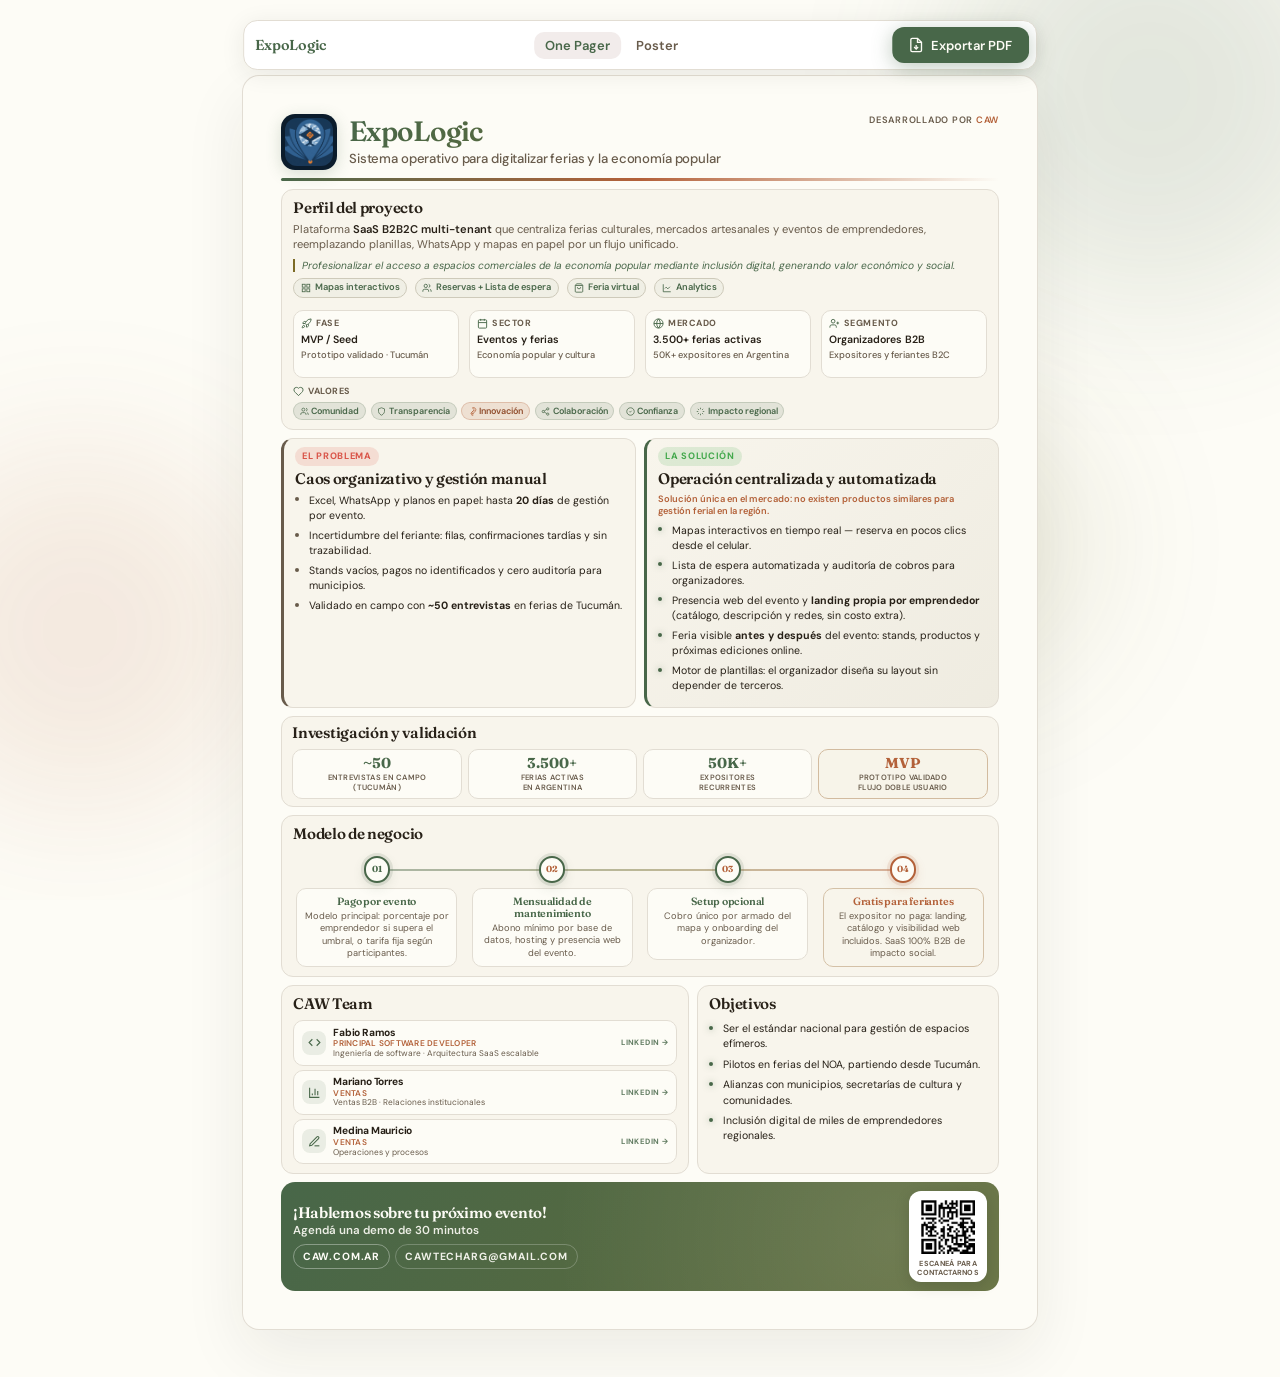
<file: index.html>
<!DOCTYPE html>
<html lang="es">
<head>
  <meta charset="UTF-8" />
  <meta name="viewport" content="width=device-width, initial-scale=1.0" />
  <title>ExpoLogic — One Pager | CAW</title>
  <meta name="description" content="ExpoLogic digitaliza ferias y economía popular. Plataforma SaaS B2B2C con mapas interactivos, validada en campo en Tucumán." />
  <link rel="preconnect" href="https://fonts.googleapis.com" />
  <link rel="preconnect" href="https://fonts.gstatic.com" crossorigin />
  <link href="https://fonts.googleapis.com/css2?family=DM+Sans:ital,opsz,wght@0,9..40,400;0,9..40,500;0,9..40,600;0,9..40,700;1,9..40,400&family=Fraunces:opsz,wght@9..144,500;9..144,600;9..144,700&display=swap" rel="stylesheet" />
  <link rel="stylesheet" href="styles.css" />
  <link rel="stylesheet" href="doc-toolbar.css" />
</head>
<body class="doc-page doc-page--one-pager">
  <div class="ambient" aria-hidden="true">
    <span class="orb orb-1"></span>
    <span class="orb orb-2"></span>
    <span class="orb orb-3"></span>
  </div>

  <nav class="doc-nav no-print" aria-label="Navegación ExpoLogic">
    <div class="doc-nav__inner">
      <a href="index.html" class="doc-nav__brand">ExpoLogic</a>
      <div class="doc-nav__links">
        <a href="index.html" class="doc-nav__link doc-nav__link--active">One Pager</a>
        <a href="poster.html" class="doc-nav__link">Poster</a>
      </div>
      <button type="button" class="doc-btn doc-btn--primary doc-nav__export" id="openExportModal" aria-haspopup="dialog">
        <svg width="16" height="16" viewBox="0 0 24 24" fill="none" stroke="currentColor" stroke-width="2" aria-hidden="true">
          <path d="M14 2H6a2 2 0 0 0-2 2v16a2 2 0 0 0 2 2h12a2 2 0 0 0 2-2V8z"/>
          <polyline points="14 2 14 8 20 8"/>
          <line x1="12" y1="18" x2="12" y2="12"/>
          <polyline points="9 15 12 18 15 15"/>
        </svg>
        Exportar PDF
      </button>
    </div>
  </nav>

  <div class="export-modal no-print" id="exportModal" hidden aria-hidden="true">
    <div class="export-modal__backdrop" data-close-modal aria-hidden="true"></div>
    <div class="export-modal__dialog" role="dialog" aria-modal="true" aria-labelledby="exportModalTitle">
      <h2 class="export-modal__title" id="exportModalTitle">Exportar a PDF</h2>
      <p class="export-modal__lead">Seleccioná qué documento querés imprimir o guardar como PDF.</p>
      <fieldset class="export-modal__options">
        <legend class="sr-only">Documento a exportar</legend>
        <label class="export-modal__option">
          <input type="radio" name="exportTarget" value="one-pager" />
          <span class="export-modal__option-text">
            <strong>One Pager</strong>
            <span>Formato A4 · Resumen ejecutivo</span>
          </span>
        </label>
        <label class="export-modal__option">
          <input type="radio" name="exportTarget" value="poster" />
          <span class="export-modal__option-text">
            <strong>Poster</strong>
            <span>80×110 cm · Presentación visual</span>
          </span>
        </label>
        <label class="export-modal__option">
          <input type="radio" name="exportTarget" value="both" />
          <span class="export-modal__option-text">
            <strong>Ambos documentos</strong>
            <span>Imprime el One Pager y el Poster en secuencia</span>
          </span>
        </label>
      </fieldset>
      <div class="export-modal__actions">
        <button type="button" class="doc-btn doc-btn--secondary" data-close-modal>Cerrar</button>
        <button type="button" class="doc-btn doc-btn--primary" id="confirmExport">Descargar</button>
      </div>
    </div>
  </div>

  <div class="doc-viewport doc-viewport--one-pager">
    <main class="one-pager" id="onePager">
    <!-- Header -->
    <header class="hero reveal">
      <div class="hero__brand">
        <div class="hero__product">
          <div class="hero__logo-wrap">
            <img src="assets/logo.png" alt="Logo ExpoLogic" class="hero__logo" width="52" height="52" decoding="sync" />
          </div>
          <div class="hero__titles">
            <h1 class="hero__title">ExpoLogic</h1>
            <p class="hero__tagline">Sistema operativo para digitalizar ferias y la economía popular</p>
          </div>
        </div>
        <div class="hero__caw">
          <p class="hero__by">Desarrollado por <a href="https://www.caw.com.ar/" target="_blank" rel="noopener">CAW</a></p>
        </div>
      </div>
      <div class="hero__accent-line" aria-hidden="true"></div>
    </header>

    <!-- Perfil -->
    <section class="panel panel--profile reveal" aria-labelledby="profile-heading">
      <div class="panel__content">
        <div class="profile-head">
          <div>
            <h2 id="profile-heading" class="panel__title">Perfil del proyecto</h2>
            <p class="panel__lead">Plataforma <strong>SaaS B2B2C multi-tenant</strong> que centraliza ferias culturales, mercados artesanales y eventos de emprendedores, reemplazando planillas, WhatsApp y mapas en papel por un flujo unificado.</p>
            <p class="panel__mission">Profesionalizar el acceso a espacios comerciales de la economía popular mediante inclusión digital, generando valor económico y social.</p>
          </div>
          <ul class="capability-strip" aria-label="Capacidades principales">
            <li>
              <svg class="icon" viewBox="0 0 24 24" fill="none" stroke="currentColor" stroke-width="2" aria-hidden="true"><rect x="3" y="3" width="7" height="7"/><rect x="14" y="3" width="7" height="7"/><rect x="3" y="14" width="7" height="7"/><rect x="14" y="14" width="7" height="7"/></svg>
              Mapas interactivos
            </li>
            <li>
              <svg class="icon" viewBox="0 0 24 24" fill="none" stroke="currentColor" stroke-width="2" aria-hidden="true"><path d="M16 21v-2a4 4 0 0 0-4-4H6a4 4 0 0 0-4 4v2"/><circle cx="9" cy="7" r="4"/><path d="M22 21v-2a4 4 0 0 0-3-3.87"/><path d="M16 3.13a4 4 0 0 1 0 7.75"/></svg>
              Reservas + Lista de espera
            </li>
            <li>
              <svg class="icon" viewBox="0 0 24 24" fill="none" stroke="currentColor" stroke-width="2" aria-hidden="true"><path d="M6 2 3 6v14a2 2 0 0 0 2 2h14a2 2 0 0 0 2-2V6l-3-4Z"/><path d="M3 6h18"/><path d="M16 10a4 4 0 0 1-8 0"/></svg>
              Feria virtual
            </li>
            <li>
              <svg class="icon" viewBox="0 0 24 24" fill="none" stroke="currentColor" stroke-width="2" aria-hidden="true"><path d="M3 3v18h18"/><path d="m19 9-5 5-4-4-3 3"/></svg>
              Analytics
            </li>
          </ul>
        </div>
        <dl class="meta-grid">
          <div class="meta-item">
            <dt>
              <svg class="icon icon--meta" viewBox="0 0 24 24" fill="none" stroke="currentColor" stroke-width="2" aria-hidden="true"><path d="M4.5 16.5c-1.5 1.26-2 5-2 5s3.74-.5 5-2c.71-.84.7-2.13-.09-2.91a2.18 2.18 0 0 0-2.91-.09z"/><path d="m12 15-3-3a22 22 0 0 1 2-3.95A12.88 12.88 0 0 1 22 2c0 2.72-.78 7.5-6 11a22.35 22.35 0 0 1-4 2z"/><path d="M9 12H4s.55-3.03 2-4c1.62-1.08 5 0 5 0"/><path d="M12 15v5s3.03-.55 4-2c1.08-1.62 0-5 0-5"/></svg>
              Fase
            </dt>
            <dd>
              <span class="meta-item__line">MVP / Seed</span>
              <span class="meta-item__line meta-item__line--muted">Prototipo validado · Tucumán</span>
            </dd>
          </div>
          <div class="meta-item">
            <dt>
              <svg class="icon icon--meta" viewBox="0 0 24 24" fill="none" stroke="currentColor" stroke-width="2" aria-hidden="true"><rect x="3" y="4" width="18" height="18" rx="2"/><path d="M16 2v4"/><path d="M8 2v4"/><path d="M3 10h18"/></svg>
              Sector
            </dt>
            <dd>
              <span class="meta-item__line">Eventos y ferias</span>
              <span class="meta-item__line meta-item__line--muted">Economía popular y cultura</span>
            </dd>
          </div>
          <div class="meta-item">
            <dt>
              <svg class="icon icon--meta" viewBox="0 0 24 24" fill="none" stroke="currentColor" stroke-width="2" aria-hidden="true"><circle cx="12" cy="12" r="10"/><path d="M12 2a14.5 14.5 0 0 0 0 20 14.5 14.5 0 0 0 0-20"/><path d="M2 12h20"/></svg>
              Mercado
            </dt>
            <dd>
              <span class="meta-item__line">3.500+ ferias activas</span>
              <span class="meta-item__line meta-item__line--muted">50K+ expositores en Argentina</span>
            </dd>
          </div>
          <div class="meta-item">
            <dt>
              <svg class="icon icon--meta" viewBox="0 0 24 24" fill="none" stroke="currentColor" stroke-width="2" aria-hidden="true"><path d="M16 21v-2a4 4 0 0 0-4-4H6a4 4 0 0 0-4 4v2"/><circle cx="9" cy="7" r="4"/><path d="M22 11h-6"/><path d="M19 8v6"/></svg>
              Segmento
            </dt>
            <dd>
              <span class="meta-item__line">Organizadores B2B</span>
              <span class="meta-item__line meta-item__line--muted">Expositores y feriantes B2C</span>
            </dd>
          </div>
          <div class="meta-item meta-item--values">
            <dt>
              <svg class="icon icon--meta" viewBox="0 0 24 24" fill="none" stroke="currentColor" stroke-width="2" aria-hidden="true"><path d="M19 14c1.49-1.46 3-3.21 3-5.5A5.5 5.5 0 0 0 16.5 3c-1.76 0-3 .5-4.5 2-1.5-1.5-2.74-2-4.5-2A5.5 5.5 0 0 0 2 8.5c0 2.3 1.5 4.05 3 5.5l7 7Z"/></svg>
              Valores
            </dt>
            <dd>
              <span class="chip"><svg class="icon icon--chip" viewBox="0 0 24 24" fill="none" stroke="currentColor" stroke-width="2" aria-hidden="true"><path d="M16 21v-2a4 4 0 0 0-4-4H6a4 4 0 0 0-4 4v2"/><circle cx="9" cy="7" r="4"/><path d="M22 21v-2a4 4 0 0 0-3-3.87"/><path d="M16 3.13a4 4 0 0 1 0 7.75"/></svg>Comunidad</span>
              <span class="chip"><svg class="icon icon--chip" viewBox="0 0 24 24" fill="none" stroke="currentColor" stroke-width="2" aria-hidden="true"><path d="M12 22s8-4 8-10V5l-8-3-8 3v7c0 6 8 10 8 10"/></svg>Transparencia</span>
              <span class="chip chip--accent"><svg class="icon icon--chip" viewBox="0 0 24 24" fill="none" stroke="currentColor" stroke-width="2" aria-hidden="true"><path d="M9 18h6"/><path d="M10 22h4"/><path d="M11.77 2.46a6 6 0 0 1 8.23 8.23l-8.4 8.4a2 2 0 0 1-2.83 0l-.08-.08a2 2 0 0 1 0-2.83l8.49-8.48Z"/><path d="m15 9-6 6"/></svg>Innovación</span>
              <span class="chip"><svg class="icon icon--chip" viewBox="0 0 24 24" fill="none" stroke="currentColor" stroke-width="2" aria-hidden="true"><circle cx="18" cy="5" r="3"/><circle cx="6" cy="12" r="3"/><circle cx="18" cy="19" r="3"/><path d="m8.59 13.51 6.83 3.98"/><path d="m15.41 6.51-6.82 3.98"/></svg>Colaboración</span>
              <span class="chip"><svg class="icon icon--chip" viewBox="0 0 24 24" fill="none" stroke="currentColor" stroke-width="2" aria-hidden="true"><path d="M12 22c5.523 0 10-4.477 10-10S17.523 2 12 2 2 6.477 2 12s4.477 10 10 10z"/><path d="m9 12 2 2 4-4"/></svg>Confianza</span>
              <span class="chip"><svg class="icon icon--chip" viewBox="0 0 24 24" fill="none" stroke="currentColor" stroke-width="2" aria-hidden="true"><path d="M12 2v4"/><path d="m16.2 7.8 2.9-2.9"/><path d="M18 12h4"/><path d="m16.2 16.2 2.9 2.9"/><path d="M12 18v4"/><path d="m4.9 19.1 2.9-2.9"/><path d="M2 12h4"/><path d="m4.9 4.9 2.9 2.9"/></svg>Impacto regional</span>
            </dd>
          </div>
          </dl>
      </div>
    </section>

    <!-- Problema + Solución -->
    <div class="duo reveal">
      <section class="panel panel--problem" aria-labelledby="problem-heading">
        <div class="panel__header">
          <span class="panel__badge panel__badge--danger">El problema</span>
          <h2 id="problem-heading" class="panel__title">Caos organizativo y gestión manual</h2>
        </div>
        <ul class="feature-list">
          <li>Excel, WhatsApp y planos en papel: hasta <strong>20 días</strong> de gestión por evento.</li>
          <li>Incertidumbre del feriante: filas, confirmaciones tardías y sin trazabilidad.</li>
          <li>Stands vacíos, pagos no identificados y cero auditoría para municipios.</li>
          <li>Validado en campo con <strong>~50 entrevistas</strong> en ferias de Tucumán.</li>
        </ul>
      </section>

      <section class="panel panel--solution" aria-labelledby="solution-heading">
        <div class="panel__header">
          <span class="panel__badge panel__badge--success">La solución</span>
          <h2 id="solution-heading" class="panel__title">Operación centralizada y automatizada</h2>
        </div>
        <p class="panel__diff">Solución única en el mercado: no existen productos similares para gestión ferial en la región.</p>
        <ul class="feature-list feature-list--check">
          <li>Mapas interactivos en tiempo real — reserva en pocos clics desde el celular.</li>
          <li>Lista de espera automatizada y auditoría de cobros para organizadores.</li>
          <li>Presencia web del evento y <strong>landing propia por emprendedor</strong> (catálogo, descripción y redes, sin costo extra).</li>
          <li>Feria visible <strong>antes y después</strong> del evento: stands, productos y próximas ediciones online.</li>
          <li>Motor de plantillas: el organizador diseña su layout sin depender de terceros.</li>
        </ul>
      </section>
    </div>

    <!-- Investigación y validación -->
    <section class="panel panel--validation reveal" aria-labelledby="validation-heading">
      <h2 id="validation-heading" class="panel__title panel__title--inline">Investigación y validación</h2>
      <div class="validation-strip">
        <div class="validation-stat">
          <p class="validation-stat__value">~50</p>
          <p class="validation-stat__label">Entrevistas en campo<br />(Tucumán)</p>
        </div>
        <div class="validation-stat">
          <p class="validation-stat__value">3.500+</p>
          <p class="validation-stat__label">Ferias activas<br />en Argentina</p>
        </div>
        <div class="validation-stat">
          <p class="validation-stat__value">50K+</p>
          <p class="validation-stat__label">Expositores<br />recurrentes</p>
        </div>
        <div class="validation-stat validation-stat--accent">
          <p class="validation-stat__value">MVP</p>
          <p class="validation-stat__label">Prototipo validado<br />flujo doble usuario</p>
        </div>
      </div>
    </section>

    <!-- Modelo de negocio -->
    <section class="panel panel--business reveal" aria-labelledby="business-heading">
      <h2 id="business-heading" class="panel__title panel__title--inline">Modelo de negocio</h2>
      <div class="business-timeline">
        <div class="timeline-track" aria-hidden="true">
          <span class="timeline-track__line"></span>
        </div>
        <article class="biz-step">
          <div class="biz-step__marker"><span>01</span></div>
          <div class="biz-step__body">
            <h3>Pago por evento</h3>
            <p>Modelo principal: porcentaje por emprendedor si supera el umbral, o tarifa fija según participantes.</p>
          </div>
        </article>
        <article class="biz-step">
          <div class="biz-step__marker"><span>02</span></div>
          <div class="biz-step__body">
            <h3>Mensualidad de mantenimiento</h3>
            <p>Abono mínimo por base de datos, hosting y presencia web del evento.</p>
          </div>
        </article>
        <article class="biz-step">
          <div class="biz-step__marker"><span>03</span></div>
          <div class="biz-step__body">
            <h3>Setup opcional</h3>
            <p>Cobro único por armado del mapa y onboarding del organizador.</p>
          </div>
        </article>
        <article class="biz-step biz-step--highlight">
          <div class="biz-step__marker"><span>04</span></div>
          <div class="biz-step__body">
            <h3>Gratis para feriantes</h3>
            <p>El expositor no paga: landing, catálogo y visibilidad web incluidos. SaaS 100% B2B de impacto social.</p>
          </div>
        </article>
      </div>
    </section>

    <!-- Equipo + Objetivos -->
    <div class="bottom-grid reveal">
      <section class="panel panel--team" aria-labelledby="team-heading">
        <h2 id="team-heading" class="panel__title">CAW Team</h2>
        <div class="team-list">
          <a href="https://www.linkedin.com/in/fabioramosnic/" class="team-card" target="_blank" rel="noopener noreferrer">
            <span class="team-card__icon" aria-hidden="true">
              <svg class="icon" viewBox="0 0 24 24" fill="none" stroke="currentColor" stroke-width="2"><polyline points="16 18 22 12 16 6"/><polyline points="8 6 2 12 8 18"/></svg>
            </span>
            <div class="team-card__body">
              <h3>Fabio Ramos</h3>
              <p class="team-card__role">Principal Software Developer</p>
              <p class="team-card__desc">Ingeniería de software · Arquitectura SaaS escalable</p>
            </div>
            <span class="team-card__linkedin">LinkedIn →</span>
          </a>
          <a href="https://www.linkedin.com/in/mariano-a-torres/" class="team-card" target="_blank" rel="noopener noreferrer">
            <span class="team-card__icon" aria-hidden="true">
              <svg class="icon" viewBox="0 0 24 24" fill="none" stroke="currentColor" stroke-width="2"><path d="M3 3v18h18"/><path d="M18 17V9"/><path d="M13 17V5"/><path d="M8 17v-3"/></svg>
            </span>
            <div class="team-card__body">
              <h3>Mariano Torres</h3>
              <p class="team-card__role">Ventas</p>
              <p class="team-card__desc">Ventas B2B · Relaciones institucionales</p>
            </div>
            <span class="team-card__linkedin">LinkedIn →</span>
          </a>
          <a href="https://www.linkedin.com/in/fernando-mauricio-medina-37a47421a/" class="team-card" target="_blank" rel="noopener noreferrer">
            <span class="team-card__icon" aria-hidden="true">
              <svg class="icon" viewBox="0 0 24 24" fill="none" stroke="currentColor" stroke-width="2"><path d="M12 20h9"/><path d="M16.5 3.5a2.12 2.12 0 0 1 3 3L7 19l-4 1 1-4Z"/></svg>
            </span>
            <div class="team-card__body">
              <h3>Medina Mauricio</h3>
              <p class="team-card__role">Ventas</p>
              <p class="team-card__desc">Operaciones y procesos</p>
            </div>
            <span class="team-card__linkedin">LinkedIn →</span>
          </a>
        </div>
      </section>

      <section class="panel panel--objectives" aria-labelledby="objectives-heading">
        <h2 id="objectives-heading" class="panel__title">Objetivos</h2>
        <ul class="feature-list feature-list--check">
          <li>Ser el estándar nacional para gestión de espacios efímeros.</li>
          <li>Pilotos en ferias del NOA, partiendo desde Tucumán.</li>
          <li>Alianzas con municipios, secretarías de cultura y comunidades.</li>
          <li>Inclusión digital de miles de emprendedores regionales.</li>
        </ul>
      </section>
    </div>

    <!-- CTA Footer -->
    <footer class="cta reveal" aria-labelledby="cta-heading">
      <div class="cta__content">
        <h2 id="cta-heading" class="cta__title">¡Hablemos sobre tu próximo evento!</h2>
        <p class="cta__subtitle">Agendá una demo de 30 minutos</p>
        <div class="cta__links">
          <a href="https://www.caw.com.ar/" class="cta__link" target="_blank" rel="noopener">caw.com.ar</a>
          <a href="mailto:cawtecharg@gmail.com" class="cta__link cta__link--ghost">cawtecharg@gmail.com</a>
        </div>
      </div>
      <a href="https://wa.link/gwodju" class="cta__qr" target="_blank" rel="noopener noreferrer" aria-label="Contacto por WhatsApp — escaneá el código QR">
        <img src="assets/qr-contact.png" alt="QR de contacto WhatsApp" width="72" height="72" decoding="sync" loading="eager" />
        <span>Escaneá para contactarnos</span>
      </a>
    </footer>
  </main>
  </div>

  <script src="script.js"></script>
  <script src="doc-nav.js"></script>
</body>
</html>
</file>
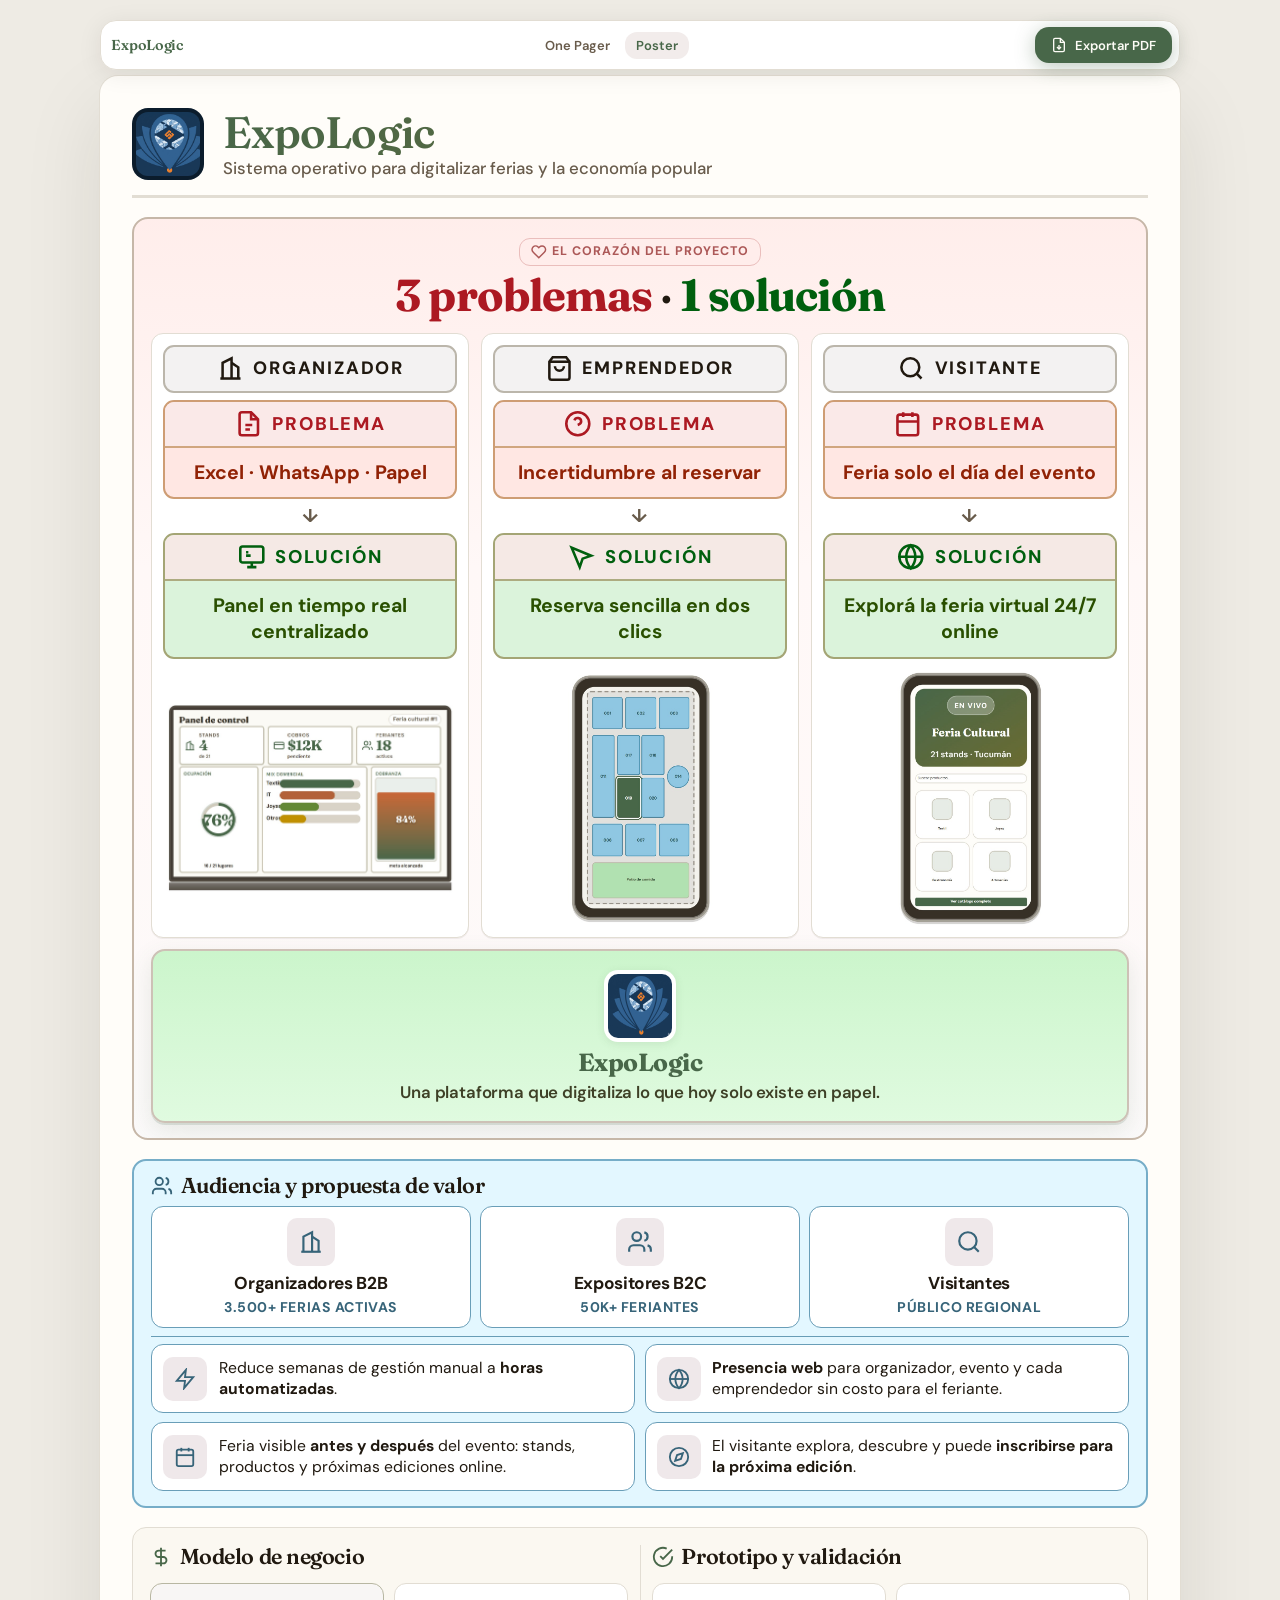
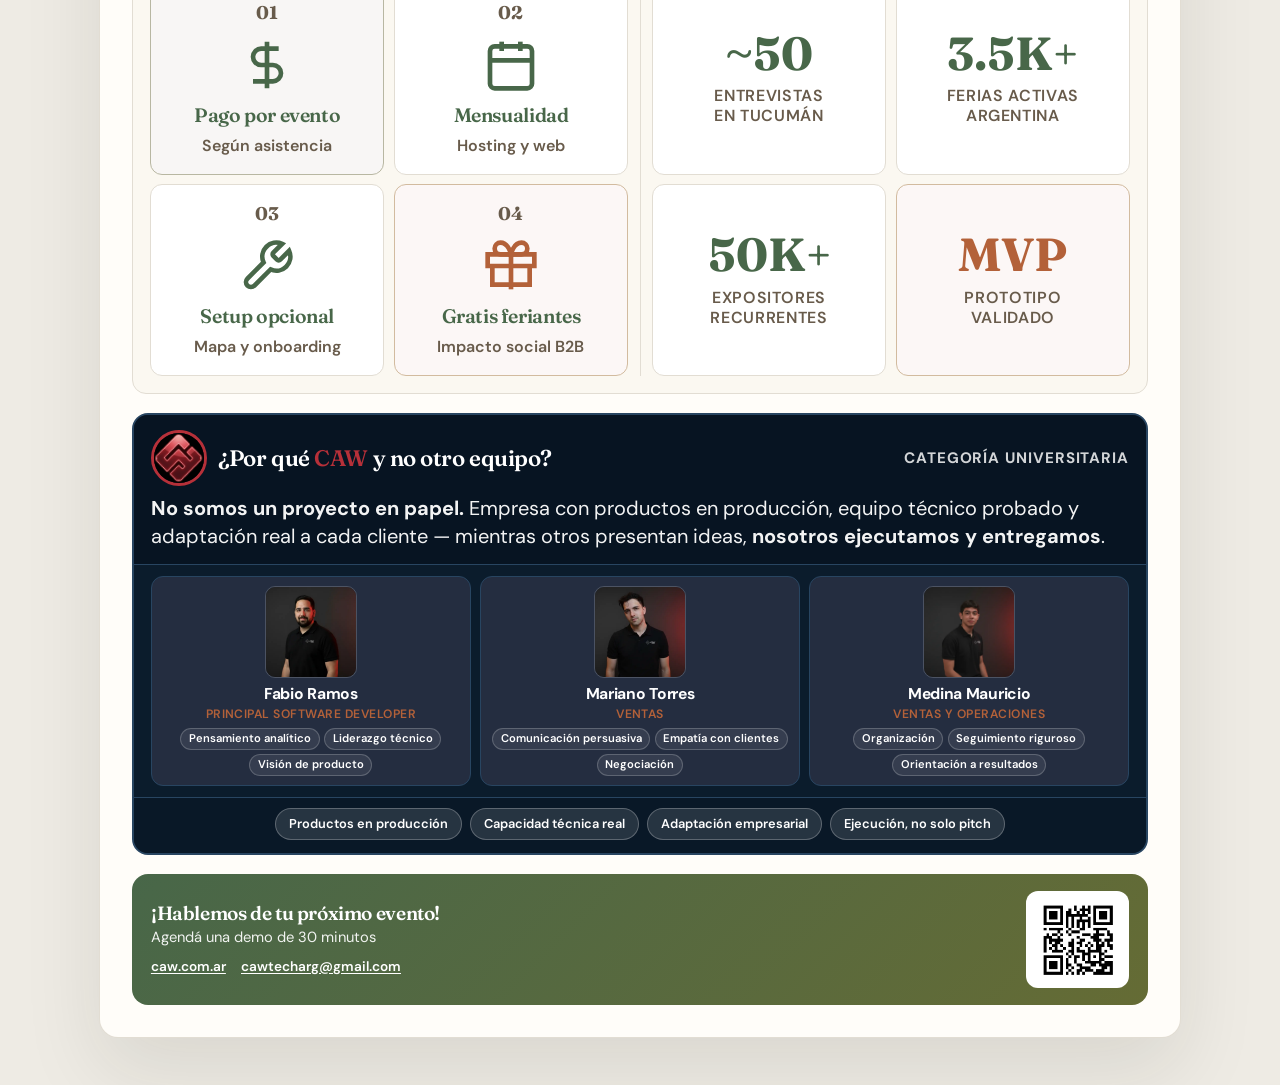
<file: poster.html>
<!DOCTYPE html>
<html lang="es">
<head>
  <meta charset="UTF-8" />
  <meta name="viewport" content="width=device-width, initial-scale=1.0" />
  <title>ExpoLogic — Poster | CAW</title>
  <meta name="description" content="Poster ExpoLogic: 3 problemas, 1 solución. Plataforma SaaS para digitalizar ferias y la economía popular." />
  <link rel="preconnect" href="https://fonts.googleapis.com" />
  <link rel="preconnect" href="https://fonts.gstatic.com" crossorigin />
  <link href="https://fonts.googleapis.com/css2?family=DM+Sans:ital,opsz,wght@0,9..40,400;0,9..40,500;0,9..40,600;0,9..40,700;1,9..40,400&family=Fraunces:opsz,wght@9..144,500;9..144,600;9..144,700&display=swap" rel="stylesheet" />
  <link rel="stylesheet" href="poster.css" />
  <link rel="stylesheet" href="doc-toolbar.css" />
</head>
<body class="doc-page doc-page--poster">
  <nav class="doc-nav no-print" aria-label="Navegación ExpoLogic">
    <div class="doc-nav__inner">
      <a href="index.html" class="doc-nav__brand">ExpoLogic</a>
      <div class="doc-nav__links">
        <a href="index.html" class="doc-nav__link">One Pager</a>
        <a href="poster.html" class="doc-nav__link doc-nav__link--active">Poster</a>
      </div>
      <button type="button" class="doc-btn doc-btn--primary doc-nav__export" id="openExportModal" aria-haspopup="dialog">
        <svg width="16" height="16" viewBox="0 0 24 24" fill="none" stroke="currentColor" stroke-width="2" aria-hidden="true">
          <path d="M14 2H6a2 2 0 0 0-2 2v16a2 2 0 0 0 2 2h12a2 2 0 0 0 2-2V8z"/>
          <polyline points="14 2 14 8 20 8"/>
          <line x1="12" y1="18" x2="12" y2="12"/>
          <polyline points="9 15 12 18 15 15"/>
        </svg>
        Exportar PDF
      </button>
    </div>
  </nav>

  <div class="export-modal no-print" id="exportModal" hidden aria-hidden="true">
    <div class="export-modal__backdrop" data-close-modal aria-hidden="true"></div>
    <div class="export-modal__dialog" role="dialog" aria-modal="true" aria-labelledby="exportModalTitle">
      <h2 class="export-modal__title" id="exportModalTitle">Exportar a PDF</h2>
      <p class="export-modal__lead">Seleccioná qué documento querés imprimir o guardar como PDF.</p>
      <fieldset class="export-modal__options">
        <legend class="sr-only">Documento a exportar</legend>
        <label class="export-modal__option">
          <input type="radio" name="exportTarget" value="one-pager" />
          <span class="export-modal__option-text">
            <strong>One Pager</strong>
            <span>Formato A4 · Resumen ejecutivo</span>
          </span>
        </label>
        <label class="export-modal__option">
          <input type="radio" name="exportTarget" value="poster" />
          <span class="export-modal__option-text">
            <strong>Poster</strong>
            <span>80×110 cm · Presentación visual</span>
          </span>
        </label>
        <label class="export-modal__option">
          <input type="radio" name="exportTarget" value="both" />
          <span class="export-modal__option-text">
            <strong>Ambos documentos</strong>
            <span>Imprime el One Pager y el Poster en secuencia</span>
          </span>
        </label>
      </fieldset>
      <div class="export-modal__actions">
        <button type="button" class="doc-btn doc-btn--secondary" data-close-modal>Cerrar</button>
        <button type="button" class="doc-btn doc-btn--primary" id="confirmExport">Descargar</button>
      </div>
    </div>
  </div>

  <div class="doc-viewport doc-viewport--poster">
    <main class="poster" id="poster">

      <!-- 1. Nombre del proyecto + Equipo -->
      <header class="poster-header reveal">
        <div class="poster-header__logo-wrap">
          <img src="assets/logo.png" alt="Logo ExpoLogic" class="poster-header__logo" width="64" height="64" decoding="sync" />
        </div>
        <div class="poster-header__brand">
          <h1 class="poster-header__title">ExpoLogic</h1>
          <p class="poster-header__tagline">Sistema operativo para digitalizar ferias y la economía popular</p>
        </div>
      </header>

      <!-- 2. HERO: 3 problemas · 1 solución + flujo visual -->
      <section class="hero-problems reveal" aria-labelledby="hero-problems-heading">
        <span class="hero-problems__badge">
          <svg class="hero-problems__badge-icon" viewBox="0 0 24 24" fill="none" stroke="currentColor" stroke-width="2.25" aria-hidden="true"><path d="M20.84 4.61a5.5 5.5 0 0 0-7.78 0L12 5.67l-1.06-1.06a5.5 5.5 0 0 0-7.78 7.78l1.06 1.06L12 21.23l7.78-7.78 1.06-1.06a5.5 5.5 0 0 0 0-7.78z"/></svg>
          <span>El corazón del proyecto</span>
        </span>
        <h2 id="hero-problems-heading" class="hero-problems__headline">
          <em>3 problemas</em> · <strong class="hero-problems__solution">1 solución</strong>
        </h2>

        <div class="hero-actors">
          <article class="hero-actor">
            <div class="hero-actor__role">
              <svg class="hero-actor__role-icon" viewBox="0 0 24 24" fill="none" stroke="currentColor" stroke-width="2.25" aria-hidden="true"><path d="M3 21h18"/><path d="M5 21V7l8-4v18"/><path d="M19 21V11l-6-4"/><path d="M9 9v.01"/><path d="M9 12v.01"/><path d="M9 15v.01"/><path d="M9 18v.01"/></svg>
              <span>Organizador</span>
            </div>
            <div class="hero-actor__compare">
              <div class="hero-actor__item hero-actor__item--problem">
                <div class="hero-actor__item-head">
                  <svg class="hero-actor__item-icon" viewBox="0 0 24 24" fill="none" stroke="currentColor" stroke-width="2.25" aria-hidden="true"><path d="M14 2H6a2 2 0 0 0-2 2v16a2 2 0 0 0 2 2h12a2 2 0 0 0 2-2V8z"/><polyline points="14 2 14 8 20 8"/><line x1="9" y1="13" x2="15" y2="13"/><line x1="9" y1="17" x2="13" y2="17"/></svg>
                  <span>Problema</span>
                </div>
                <p class="hero-actor__item-body"> Excel · WhatsApp · Papel</p>
              </div>
              <span class="hero-actor__arrow" aria-hidden="true">↓</span>
              <div class="hero-actor__item hero-actor__item--solution">
                <div class="hero-actor__item-head">
                  <svg class="hero-actor__item-icon" viewBox="0 0 24 24" fill="none" stroke="currentColor" stroke-width="2.25" aria-hidden="true"><rect x="2" y="3" width="20" height="14" rx="2"/><path d="M8 21h8"/><path d="M12 17v4"/><path d="M7 8h2"/><path d="M7 11h4"/></svg>
                  <span>Solución</span>
                </div>
                <p class="hero-actor__item-body">Panel en tiempo real centralizado</p>
              </div>
            </div>
            <figure class="hero-mockup hero-mockup--laptop" aria-label="Panel de control ExpoLogic">
              <img
                class="hero-mockup__img"
                src="assets/figure 1.jpeg"
                alt="Panel de control ExpoLogic con KPIs de stands, cobros y ocupación"
                width="640"
                height="400"
                loading="lazy"
                decoding="async"
              />
            </figure>
          </article>

          <article class="hero-actor">
            <div class="hero-actor__role">
              <svg class="hero-actor__role-icon" viewBox="0 0 24 24" fill="none" stroke="currentColor" stroke-width="2.25" aria-hidden="true"><path d="M6 2 3 6v14a2 2 0 0 0 2 2h14a2 2 0 0 0 2-2V6l-3-4Z"/><path d="M3 6h18"/><path d="M16 10a4 4 0 0 1-8 0"/></svg>
              <span>Emprendedor</span>
            </div>
            <div class="hero-actor__compare">
              <div class="hero-actor__item hero-actor__item--problem">
                <div class="hero-actor__item-head">
                  <svg class="hero-actor__item-icon" viewBox="0 0 24 24" fill="none" stroke="currentColor" stroke-width="2.25" aria-hidden="true"><circle cx="12" cy="12" r="10"/><path d="M9.09 9a3 3 0 0 1 5.83 1c0 2-3 3-3 3"/><path d="M12 17h.01"/></svg>
                  <span>Problema</span>
                </div>
                <p class="hero-actor__item-body">Incertidumbre al reservar</p>
              </div>
              <span class="hero-actor__arrow" aria-hidden="true">↓</span>
              <div class="hero-actor__item hero-actor__item--solution">
                <div class="hero-actor__item-head">
                  <svg class="hero-actor__item-icon" viewBox="0 0 24 24" fill="none" stroke="currentColor" stroke-width="2.25" aria-hidden="true"><path d="m4 4 7.07 17 2.51-7.39L21 11.07z"/></svg>
                  <span>Solución</span>
                </div>
                <p class="hero-actor__item-body">Reserva sencilla en dos clics</p>
              </div>
            </div>
            <figure class="hero-mockup hero-mockup--phone" aria-label="Mapa de reservas en celular">
              <img
                class="hero-mockup__img"
                src="assets/figure 2.jpeg"
                alt="Mapa interactivo de stands para reservar ubicación en la feria"
                width="360"
                height="640"
                loading="lazy"
                decoding="async"
              />
            </figure>
          </article>

          <article class="hero-actor">
            <div class="hero-actor__role">
              <svg class="hero-actor__role-icon" viewBox="0 0 24 24" fill="none" stroke="currentColor" stroke-width="2.25" aria-hidden="true"><circle cx="11" cy="11" r="8"/><path d="m21 21-4.3-4.3"/></svg>
              <span>Visitante</span>
            </div>
            <div class="hero-actor__compare">
              <div class="hero-actor__item hero-actor__item--problem">
                <div class="hero-actor__item-head">
                  <svg class="hero-actor__item-icon" viewBox="0 0 24 24" fill="none" stroke="currentColor" stroke-width="2.25" aria-hidden="true"><rect x="3" y="4" width="18" height="18" rx="2"/><path d="M16 2v4"/><path d="M8 2v4"/><path d="M3 10h18"/></svg>
                  <span>Problema</span>
                </div>
                <p class="hero-actor__item-body">Feria solo el día del evento</p>
              </div>
              <span class="hero-actor__arrow" aria-hidden="true">↓</span>
              <div class="hero-actor__item hero-actor__item--solution">
                <div class="hero-actor__item-head">
                  <svg class="hero-actor__item-icon" viewBox="0 0 24 24" fill="none" stroke="currentColor" stroke-width="2.25" aria-hidden="true"><circle cx="12" cy="12" r="10"/><path d="M2 12h20"/><path d="M12 2a15.3 15.3 0 0 1 4 10 15.3 15.3 0 0 1-4 10 15.3 15.3 0 0 1-4-10 15.3 15.3 0 0 1 4-10z"/></svg>
                  <span>Solución</span>
                </div>
                <p class="hero-actor__item-body">Explorá la feria virtual 24/7 online</p>
              </div>
            </div>
            <figure class="hero-mockup hero-mockup--phone" aria-label="Landing de feria virtual">
              <img
                class="hero-mockup__img"
                src="assets/figure 3.jpeg"
                alt="Landing de feria virtual con catálogo de productos y categorías"
                width="360"
                height="640"
                loading="lazy"
                decoding="async"
              />
            </figure>
          </article>
        </div>

        <footer class="hero-problems__foot">
          <img src="assets/logo.png" alt="" class="hero-problems__foot-logo" width="64" height="64" aria-hidden="true" />
          <p class="hero-problems__foot-brand">ExpoLogic</p>
          <p class="hero-problems__foot-text">Una plataforma que digitaliza lo que hoy solo existe en papel.</p>
        </footer>
      </section>

      <!-- 3. Audiencia + Propuesta de valor (vertical) -->
      <section class="audience-value reveal" aria-labelledby="audience-value-heading">
        <h2 id="audience-value-heading" class="audience-value__title">
          <svg class="icon" viewBox="0 0 24 24" fill="none" stroke="currentColor" stroke-width="2" aria-hidden="true"><path d="M16 21v-2a4 4 0 0 0-4-4H6a4 4 0 0 0-4 4v2"/><circle cx="9" cy="7" r="4"/><path d="M22 21v-2a4 4 0 0 0-3-3.87"/><path d="M16 3.13a4 4 0 0 1 0 7.75"/></svg>
          Audiencia y propuesta de valor
        </h2>

        <div class="audience-value__block audience-value__block--audience">
          <div class="audience-cards audience-cards--inline">
            <article class="audience-card audience-card--compact">
              <span class="audience-card__icon" aria-hidden="true">
                <svg viewBox="0 0 24 24" fill="none" stroke="currentColor" stroke-width="2"><path d="M3 21h18"/><path d="M5 21V7l8-4v18"/><path d="M19 21V11l-6-4"/><path d="M9 9v.01"/><path d="M9 12v.01"/><path d="M9 15v.01"/><path d="M9 18v.01"/></svg>
              </span>
              <h3 class="audience-card__title">Organizadores B2B</h3>
              <p class="audience-card__stat">3.500+ ferias activas</p>
            </article>
            <article class="audience-card audience-card--compact">
              <span class="audience-card__icon" aria-hidden="true">
                <svg viewBox="0 0 24 24" fill="none" stroke="currentColor" stroke-width="2"><path d="M16 21v-2a4 4 0 0 0-4-4H6a4 4 0 0 0-4 4v2"/><circle cx="9" cy="7" r="4"/><path d="M22 21v-2a4 4 0 0 0-3-3.87"/><path d="M16 3.13a4 4 0 0 1 0 7.75"/></svg>
              </span>
              <h3 class="audience-card__title">Expositores B2C</h3>
              <p class="audience-card__stat">50K+ feriantes</p>
            </article>
            <article class="audience-card audience-card--compact">
              <span class="audience-card__icon" aria-hidden="true">
                <svg viewBox="0 0 24 24" fill="none" stroke="currentColor" stroke-width="2"><circle cx="11" cy="11" r="8"/><path d="m21 21-4.3-4.3"/></svg>
              </span>
              <h3 class="audience-card__title">Visitantes</h3>
              <p class="audience-card__stat">Público regional</p>
            </article>
          </div>
        </div>

        <div class="audience-value__block audience-value__block--value">
          <div class="value-cards">
            <article class="value-card">
              <span class="value-card__icon" aria-hidden="true">
                <svg viewBox="0 0 24 24" fill="none" stroke="currentColor" stroke-width="2"><path d="M13 2 3 14h9l-1 8 10-12h-9l1-8z"/></svg>
              </span>
              <p class="value-card__text">Reduce semanas de gestión manual a <strong>horas automatizadas</strong>.</p>
            </article>
            <article class="value-card">
              <span class="value-card__icon" aria-hidden="true">
                <svg viewBox="0 0 24 24" fill="none" stroke="currentColor" stroke-width="2"><circle cx="12" cy="12" r="10"/><path d="M2 12h20"/><path d="M12 2a15.3 15.3 0 0 1 4 10 15.3 15.3 0 0 1-4 10 15.3 15.3 0 0 1-4-10 15.3 15.3 0 0 1 4-10z"/></svg>
              </span>
              <p class="value-card__text"><strong>Presencia web</strong> para organizador, evento y cada emprendedor sin costo para el feriante.</p>
            </article>
            <article class="value-card">
              <span class="value-card__icon" aria-hidden="true">
                <svg viewBox="0 0 24 24" fill="none" stroke="currentColor" stroke-width="2"><rect x="3" y="4" width="18" height="18" rx="2"/><path d="M16 2v4"/><path d="M8 2v4"/><path d="M3 10h18"/><path d="M8 14h.01"/><path d="M12 14h.01"/><path d="M16 14h.01"/><path d="M8 18h.01"/><path d="M12 18h.01"/></svg>
              </span>
              <p class="value-card__text">Feria visible <strong>antes y después</strong> del evento: stands, productos y próximas ediciones online.</p>
            </article>
            <article class="value-card">
              <span class="value-card__icon" aria-hidden="true">
                <svg viewBox="0 0 24 24" fill="none" stroke="currentColor" stroke-width="2"><circle cx="12" cy="12" r="10"/><polygon points="16.24 7.76 14.12 14.12 7.76 16.24 9.88 9.88 16.24 7.76"/></svg>
              </span>
              <p class="value-card__text">El visitante explora, descubre y puede <strong>inscribirse para la próxima edición</strong>.</p>
            </article>
          </div>
        </div>
      </section>

      <!-- 4. Modelo de negocio + Validación (unificado) -->
      <section class="biz-validation reveal" aria-labelledby="business-heading">
        <div class="biz-validation__col" aria-labelledby="business-heading">
          <h2 id="business-heading" class="biz-validation__title">
            <svg class="icon" viewBox="0 0 24 24" fill="none" stroke="currentColor" stroke-width="2" aria-hidden="true"><path d="M12 2v20M17 5H9.5a3.5 3.5 0 0 0 0 7h5a3.5 3.5 0 0 1 0 7H6"/></svg>
            Modelo de negocio
          </h2>
          <div class="biz-grid biz-grid--balanced biz-validation__grid">
            <div class="biz-item biz-item--primary biz-item--visual">
              <p class="biz-item__num">01</p>
              <span class="biz-item__icon" aria-hidden="true">
                <svg viewBox="0 0 24 24" fill="none" stroke="currentColor" stroke-width="2"><path d="M12 2v20M17 5H9.5a3.5 3.5 0 0 0 0 7h5a3.5 3.5 0 0 1 0 7H6"/></svg>
              </span>
              <h4>Pago por evento</h4>
              <p class="biz-item__desc">Según asistencia</p>
            </div>
            <div class="biz-item biz-item--visual">
              <p class="biz-item__num">02</p>
              <span class="biz-item__icon" aria-hidden="true">
                <svg viewBox="0 0 24 24" fill="none" stroke="currentColor" stroke-width="2"><rect x="3" y="4" width="18" height="18" rx="2"/><path d="M16 2v4"/><path d="M8 2v4"/><path d="M3 10h18"/></svg>
              </span>
              <h4>Mensualidad</h4>
              <p class="biz-item__desc">Hosting y web</p>
            </div>
            <div class="biz-item biz-item--visual">
              <p class="biz-item__num">03</p>
              <span class="biz-item__icon" aria-hidden="true">
                <svg viewBox="0 0 24 24" fill="none" stroke="currentColor" stroke-width="2"><path d="M14.7 6.3a1 1 0 0 0 0 1.4l1.6 1.6a1 1 0 0 0 1.4 0l3.77-3.77a6 6 0 0 1-7.94 7.94l-6.91 6.91a2.12 2.12 0 0 1-3-3l6.91-6.91a6 6 0 0 1 7.94-7.94l-3.76 3.76z"/></svg>
              </span>
              <h4>Setup opcional</h4>
              <p class="biz-item__desc">Mapa y onboarding</p>
            </div>
            <div class="biz-item biz-item--free biz-item--visual">
              <p class="biz-item__num">04</p>
              <span class="biz-item__icon" aria-hidden="true">
                <svg viewBox="0 0 24 24" fill="none" stroke="currentColor" stroke-width="2"><path d="M20 12v8H4v-8"/><path d="M22 7H2v5h20V7Z"/><path d="M12 22V7"/><path d="M12 7H7.5a2.5 2.5 0 0 1 0-5C11 2 12 7 12 7Z"/><path d="M12 7h4.5a2.5 2.5 0 0 0 0-5C13 2 12 7 12 7Z"/></svg>
              </span>
              <h4>Gratis feriantes</h4>
              <p class="biz-item__desc">Impacto social B2B</p>
            </div>
          </div>
        </div>

        <div class="biz-validation__divider" aria-hidden="true"></div>

        <div class="biz-validation__col" aria-labelledby="validation-heading">
          <h2 id="validation-heading" class="biz-validation__title">
            <svg class="icon" viewBox="0 0 24 24" fill="none" stroke="currentColor" stroke-width="2" aria-hidden="true"><path d="M22 11.08V12a10 10 0 1 1-5.93-9.14"/><polyline points="22 4 12 14.01 9 11.01"/></svg>
            Prototipo y validación
          </h2>
          <div class="stats-row stats-row--compact biz-validation__grid">
            <div class="stat-box">
              <p class="stat-box__value">~50</p>
              <p class="stat-box__label">Entrevistas<br />en Tucumán</p>
            </div>
            <div class="stat-box">
              <p class="stat-box__value">3.5K+</p>
              <p class="stat-box__label">Ferias activas<br />Argentina</p>
            </div>
            <div class="stat-box">
              <p class="stat-box__value">50K+</p>
              <p class="stat-box__label">Expositores<br />recurrentes</p>
            </div>
            <div class="stat-box stat-box--accent">
              <p class="stat-box__value">MVP</p>
              <p class="stat-box__label">Prototipo<br />validado</p>
            </div>
          </div>
        </div>
      </section>

      <!-- 5. CAW: diferenciador + equipo (unificado) -->
      <section class="caw-unified reveal" aria-labelledby="caw-edge-heading">
        <header class="caw-unified__header">
          <div class="caw-unified__heading">
            <img src="assets/logo-caw.png" alt="" class="caw-unified__logo" width="56" height="56" aria-hidden="true" />
            <h2 id="caw-edge-heading" class="caw-unified__title">
              ¿Por qué <span class="caw-unified__brand">CAW</span> y no otro equipo?
            </h2>
            <span class="caw-unified__category">Categoría Universitaria</span>
          </div>
          <p class="caw-unified__text">
            <strong>No somos un proyecto en papel.</strong> Empresa con productos en producción, equipo técnico probado y adaptación real a cada cliente —
            mientras otros presentan ideas, <strong>nosotros ejecutamos y entregamos</strong>.
          </p>
        </header>

        <div class="caw-unified__body">
          <div class="people-cards people-cards--inline">
            <article class="people-card people-card--compact">
              <div class="people-card__photo-wrap">
                <img src="assets/fabio-ramos.webp" alt="Fabio Ramos" class="people-card__photo" width="120" height="120" decoding="async" />
              </div>
              <h4 class="people-card__name">Fabio Ramos</h4>
              <p class="people-card__role">Principal Software Developer</p>
              <div class="people-card__tags">
                <span>Pensamiento analítico</span>
                <span>Liderazgo técnico</span>
                <span>Visión de producto</span>
              </div>
            </article>
            <article class="people-card people-card--compact">
              <div class="people-card__photo-wrap">
                <img src="assets/mariano-torres.webp" alt="Mariano Torres" class="people-card__photo" width="120" height="120" decoding="async" />
              </div>
              <h4 class="people-card__name">Mariano Torres</h4>
              <p class="people-card__role">Ventas</p>
              <div class="people-card__tags">
                <span>Comunicación persuasiva</span>
                <span>Empatía con clientes</span>
                <span>Negociación</span>
              </div>
            </article>
            <article class="people-card people-card--compact">
              <div class="people-card__photo-wrap">
                <img src="assets/mauricio-medina.webp" alt="Medina Mauricio" class="people-card__photo" width="120" height="120" decoding="async" />
              </div>
              <h4 class="people-card__name">Medina Mauricio</h4>
              <p class="people-card__role">Ventas y Operaciones</p>
              <div class="people-card__tags">
                <span>Organización</span>
                <span>Seguimiento riguroso</span>
                <span>Orientación a resultados</span>
              </div>
            </article>
          </div>
        </div>

        <footer class="caw-unified__footer">
          <div class="caw-unified__pills">
            <span class="caw-unified__pill">Productos en producción</span>
            <span class="caw-unified__pill">Capacidad técnica real</span>
            <span class="caw-unified__pill">Adaptación empresarial</span>
            <span class="caw-unified__pill">Ejecución, no solo pitch</span>
          </div>
        </footer>
      </section>

      <!-- CTA -->
      <footer class="poster-cta reveal" aria-labelledby="cta-heading">
        <div class="poster-cta__main">
          <div class="poster-cta__copy">
            <h2 id="cta-heading" class="poster-cta__title">¡Hablemos de tu próximo evento!</h2>
            <p class="poster-cta__sub">Agendá una demo de 30 minutos</p>
          </div>
          <div class="poster-cta__links">
            <a href="https://www.caw.com.ar/" target="_blank" rel="noopener">caw.com.ar</a>
            <a href="mailto:cawtecharg@gmail.com">cawtecharg@gmail.com</a>
          </div>
        </div>
        <a href="https://wa.link/gwodju" class="poster-cta__qr" target="_blank" rel="noopener noreferrer" aria-label="Contacto por WhatsApp">
          <img src="assets/qr-contact.png" alt="" width="128" height="128" decoding="sync" />
        </a>
      </footer>

    </main>
  </div>

  <script src="poster.js"></script>
  <script src="doc-nav.js"></script>
</body>
</html>
</file>
<file: styles.css>
/* ExpoLogic One-Pager — Design tokens from Lola-mora / ExpoLogic */
:root {
  --background: oklch(0.99 0.008 95);
  --foreground: oklch(0.25 0.02 75);
  --card: oklch(0.97 0.012 90);
  --card-foreground: oklch(0.25 0.02 75);
  --primary: oklch(0.48 0.06 145);
  --primary-foreground: oklch(0.99 0.008 95);
  --secondary: oklch(0.94 0.018 90);
  --secondary-foreground: oklch(0.25 0.02 75);
  --muted: oklch(0.94 0.018 90);
  --muted-foreground: oklch(0.48 0.03 75);
  --accent: oklch(0.58 0.12 45);
  --accent-foreground: oklch(0.99 0.008 95);
  --danger: oklch(0.62 0.17 28);
  --success: oklch(0.65 0.16 145);
  --border: oklch(0.9 0.015 85);
  --ring: oklch(0.48 0.06 145);
  --radius: 0.625rem;
  --font-sans: "DM Sans", system-ui, sans-serif;
  --font-serif: "Fraunces", Georgia, serif;
  --page-width: 210mm;
  --page-height: 297mm;
  --page-padding: 10mm;
  --section-gap: 0.5rem;
}

*,
*::before,
*::after {
  box-sizing: border-box;
  margin: 0;
  padding: 0;
}

html {
  scroll-behavior: smooth;
  color-scheme: light;
}

body {
  font-family: var(--font-sans);
  font-size: 11px;
  line-height: 1.45;
  color: var(--foreground);
  background: var(--background);
  min-height: 100vh;
  overflow-x: hidden;
  -webkit-font-smoothing: antialiased;
}

h1, h2, h3 {
  font-family: var(--font-serif);
  font-weight: 600;
  letter-spacing: -0.02em;
  line-height: 1.15;
}

a {
  color: var(--primary);
  text-decoration: none;
  transition: color 0.2s ease;
}

a:hover {
  color: var(--accent);
}

img {
  display: block;
  max-width: 100%;
  height: auto;
}

ul {
  list-style: none;
}

/* Ambient background */
.ambient {
  position: fixed;
  inset: 0;
  pointer-events: none;
  z-index: 0;
  overflow: hidden;
}

.orb {
  position: absolute;
  border-radius: 50%;
  filter: blur(80px);
  opacity: 0.35;
  animation: drift 18s ease-in-out infinite;
}

.orb-1 {
  width: 420px;
  height: 420px;
  background: color-mix(in oklch, var(--primary) 40%, transparent);
  top: -120px;
  right: -80px;
}

.orb-2 {
  width: 360px;
  height: 360px;
  background: color-mix(in oklch, var(--accent) 35%, transparent);
  bottom: 10%;
  left: -100px;
  animation-delay: -6s;
}

.orb-3 {
  width: 280px;
  height: 280px;
  background: color-mix(in oklch, var(--primary) 25%, var(--accent) 15%);
  top: 45%;
  right: 15%;
  animation-delay: -12s;
}

@keyframes drift {
  0%, 100% { transform: translate(0, 0) scale(1); }
  33% { transform: translate(30px, -20px) scale(1.05); }
  66% { transform: translate(-20px, 15px) scale(0.95); }
}

/* Main page container */
.one-pager {
  position: relative;
  z-index: 1;
  width: min(100%, var(--page-width));
  min-height: var(--page-height);
  margin: 0 auto;
  padding: var(--page-padding);
  display: grid;
  gap: var(--section-gap);
}

/* Reveal animations */
.reveal {
  opacity: 0;
  transform: translateY(16px);
  transition: opacity 0.7s cubic-bezier(0.22, 1, 0.36, 1),
              transform 0.7s cubic-bezier(0.22, 1, 0.36, 1);
}

.reveal.is-visible {
  opacity: 1;
  transform: translateY(0);
}

/* Hero */
.hero {
  display: flex;
  flex-direction: column;
  gap: 0.5rem;
}

.hero__brand {
  display: flex;
  align-items: center;
  justify-content: space-between;
  gap: 1rem;
  width: 100%;
}

.hero__caw {
  flex-shrink: 0;
  margin-left: auto;
  text-align: right;
  align-self: flex-start;
}

.hero__product {
  display: flex;
  align-items: center;
  gap: 0.75rem;
  flex: 1;
  min-width: 0;
  justify-content: flex-start;
}

.hero__logo-wrap {
  flex-shrink: 0;
  padding: 4px;
  background: oklch(0.22 0.04 250);
  border-radius: calc(var(--radius) + 4px);
  box-shadow: 0 4px 16px color-mix(in oklch, var(--primary) 20%, transparent);
  animation: logoGlow 4s ease-in-out infinite;
}

.hero__logo {
  width: 48px;
  height: 48px;
  border-radius: calc(var(--radius) + 2px);
  object-fit: cover;
  display: block;
}

@keyframes logoGlow {
  0%, 100% { box-shadow: 0 4px 16px color-mix(in oklch, var(--primary) 20%, transparent); }
  50% { box-shadow: 0 6px 24px color-mix(in oklch, var(--accent) 30%, transparent); }
}

.hero__titles {
  text-align: left;
  min-width: 0;
}

.hero__by {
  font-size: 0.58rem;
  font-weight: 600;
  text-transform: uppercase;
  letter-spacing: 0.08em;
  color: var(--muted-foreground);
  white-space: nowrap;
}

.hero__by a {
  color: var(--accent);
}

.hero__title {
  font-size: 1.75rem;
  color: var(--primary);
  background: linear-gradient(135deg, var(--primary), color-mix(in oklch, var(--primary) 70%, var(--accent)));
  -webkit-background-clip: text;
  background-clip: text;
  -webkit-text-fill-color: transparent;
  margin-bottom: 0.1rem;
}

.hero__tagline {
  font-size: clamp(0.68rem, 1.6vw, 0.82rem);
  color: var(--muted-foreground);
  font-weight: 500;
  white-space: nowrap;
  width: 100%;
  letter-spacing: -0.01em;
}

.hero__accent-line {
  height: 3px;
  border-radius: 999px;
  background: linear-gradient(90deg, var(--primary), var(--accent), transparent);
  animation: shimmer 3s ease-in-out infinite;
}

@keyframes shimmer {
  0%, 100% { opacity: 0.7; }
  50% { opacity: 1; }
}

/* Panels */
.panel {
  position: relative;
  background: var(--card);
  border: 1px solid var(--border);
  border-radius: calc(var(--radius) + 2px);
  padding: 0.55rem 0.7rem;
  overflow: hidden;
}

.panel__title {
  font-size: 0.95rem;
  color: var(--foreground);
  margin-bottom: 0.35rem;
}

.panel__title--inline {
  margin-bottom: 0.5rem;
}

.panel__lead {
  font-size: 0.7rem;
  color: var(--muted-foreground);
  margin-bottom: 0.35rem;
  line-height: 1.4;
}

.panel__lead strong {
  color: var(--foreground);
  font-weight: 600;
}

.panel__mission {
  font-size: 0.64rem;
  font-style: italic;
  color: var(--primary);
  line-height: 1.35;
  margin-bottom: 0.2rem;
  padding-left: 0.45rem;
  border-left: 2px solid color-mix(in oklch, var(--accent) 50%, var(--primary));
}

.panel__diff {
  font-size: 0.58rem;
  font-weight: 600;
  color: var(--accent);
  margin-bottom: 0.3rem;
  line-height: 1.35;
}

/* Icons */
.icon {
  width: 1em;
  height: 1em;
  flex-shrink: 0;
}

.icon--meta {
  width: 11px;
  height: 11px;
  color: var(--primary);
}

.icon--chip {
  width: 9px;
  height: 9px;
  vertical-align: -1px;
  margin-right: 0.15rem;
}

.panel__badge {
  display: inline-block;
  font-size: 0.58rem;
  font-weight: 700;
  text-transform: uppercase;
  letter-spacing: 0.07em;
  padding: 0.15rem 0.45rem;
  border-radius: 999px;
  margin-bottom: 0.25rem;
}

.panel__badge--muted {
  background: var(--muted);
  color: var(--muted-foreground);
}

.panel__badge--danger {
  background: color-mix(in oklch, var(--danger) 15%, transparent);
  color: var(--danger);
}

.panel__badge--success {
  background: color-mix(in oklch, var(--success) 15%, transparent);
  color: var(--success);
}

.panel__badge--accent {
  background: color-mix(in oklch, var(--accent) 18%, transparent);
  color: var(--accent);
}

.panel__header {
  margin-bottom: 0.35rem;
}

.panel__header-row {
  display: flex;
  align-items: center;
  justify-content: space-between;
  gap: 0.5rem;
  margin-bottom: 0.4rem;
}

/* Profile */
.panel--profile {
  display: block;
}

.panel--profile .panel__content {
  width: 100%;
}

.profile-head {
  margin-bottom: 0.35rem;
}

.capability-strip {
  display: flex;
  flex-wrap: wrap;
  gap: 0.25rem 0.5rem;
  margin-top: 0.35rem;
  margin-bottom: 0.75rem;
}

.capability-strip li {
  display: inline-flex;
  align-items: center;
  gap: 0.25rem;
  font-size: 0.58rem;
  font-weight: 600;
  color: var(--primary);
  padding: 0.15rem 0.4rem;
  background: color-mix(in oklch, var(--primary) 8%, var(--background));
  border: 1px solid color-mix(in oklch, var(--primary) 15%, var(--border));
  border-radius: 999px;
}

.capability-strip .icon {
  width: 10px;
  height: 10px;
}

.meta-grid {
  display: grid;
  grid-template-columns: repeat(4, minmax(0, 1fr));
  gap: 0.45rem 0.6rem;
}

.meta-item:not(.meta-item--values) {
  min-width: 0;
  padding: 0.38rem 0.45rem;
  background: var(--background);
  border: 1px solid var(--border);
  border-radius: var(--radius);
}

.meta-item dt {
  display: flex;
  align-items: center;
  gap: 0.25rem;
  font-size: 0.56rem;
  font-weight: 700;
  text-transform: uppercase;
  letter-spacing: 0.06em;
  color: var(--muted-foreground);
  margin-bottom: 0.2rem;
}

.meta-item dd {
  font-size: 0.66rem;
  font-weight: 500;
  line-height: 1.35;
}

.meta-item:not(.meta-item--values) dd {
  display: flex;
  flex-direction: column;
  gap: 0.1rem;
  min-height: 2.35rem;
}

.meta-item__line {
  display: block;
  overflow-wrap: break-word;
  word-break: normal;
  hyphens: auto;
  font-weight: 600;
  color: var(--foreground);
}

.meta-item__line--muted {
  font-size: 0.58rem;
  font-weight: 500;
  color: var(--muted-foreground);
}

.meta-item--values {
  grid-column: 1 / -1;
  padding: 0;
  background: transparent;
  border: none;
}

.chip {
  display: inline-flex;
  align-items: center;
  font-size: 0.56rem;
  font-weight: 600;
  padding: 0.1rem 0.36rem;
  margin: 0.06rem 0.1rem 0 0;
  border-radius: 999px;
  background: color-mix(in oklch, var(--primary) 12%, transparent);
  color: var(--primary);
  border: 1px solid color-mix(in oklch, var(--primary) 20%, transparent);
}

.chip--accent {
  background: color-mix(in oklch, var(--accent) 14%, transparent);
  color: color-mix(in oklch, var(--accent) 85%, black);
  border-color: color-mix(in oklch, var(--accent) 28%, transparent);
}

.chip--accent .icon--chip {
  color: var(--accent);
}

/* Validation strip */
.panel--validation {
  padding: 0.45rem 0.65rem;
}

.validation-strip {
  display: grid;
  grid-template-columns: repeat(4, 1fr);
  gap: 0.35rem;
}

.validation-stat {
  text-align: center;
  padding: 0.35rem 0.2rem;
  background: var(--background);
  border: 1px solid var(--border);
  border-radius: var(--radius);
}

.validation-stat--accent {
  border-color: color-mix(in oklch, var(--accent) 30%, var(--border));
  background: color-mix(in oklch, var(--accent) 6%, var(--background));
}

.validation-stat__value {
  font-family: var(--font-serif);
  font-size: 0.9rem;
  font-weight: 700;
  color: var(--primary);
  line-height: 1.1;
  margin-bottom: 0.1rem;
}

.validation-stat--accent .validation-stat__value {
  color: var(--accent);
}

.validation-stat__label {
  font-size: 0.48rem;
  font-weight: 600;
  text-transform: uppercase;
  letter-spacing: 0.04em;
  color: var(--muted-foreground);
  line-height: 1.25;
}

.panel--objectives .panel__title {
  margin-bottom: 0.55rem;
}

.panel--objectives .feature-list {
  margin-top: 0.1rem;
}

.panel--objectives .feature-list li {
  font-size: 0.66rem;
  margin-bottom: 0.32rem;
}

/* Duo: Problem + Solution */
.duo {
  display: grid;
  grid-template-columns: 1fr 1fr;
  gap: var(--section-gap);
}

.panel--problem {
  border-left: 3px solid var(--muted-foreground);
}

.panel--solution {
  border-left: 3px solid var(--primary);
  background: linear-gradient(
    135deg,
    var(--card) 0%,
    color-mix(in oklch, var(--primary) 6%, var(--card)) 100%
  );
}

.feature-list li {
  position: relative;
  font-size: 0.66rem;
  padding-left: 0.85rem;
  margin-bottom: 0.28rem;
  color: var(--card-foreground);
}

.feature-list li::before {
  content: "";
  position: absolute;
  left: 0;
  top: 0.45em;
  width: 4px;
  height: 4px;
  border-radius: 50%;
  background: var(--muted-foreground);
}

.feature-list--check li::before {
  background: var(--primary);
  box-shadow: 0 0 6px color-mix(in oklch, var(--primary) 50%, transparent);
}

.feature-list--compact li {
  margin-bottom: 0.22rem;
}

/* Business model — timeline */
.business-timeline {
  position: relative;
  display: grid;
  grid-template-columns: repeat(4, 1fr);
  gap: var(--section-gap);
  padding-top: 0.35rem;
}

.timeline-track {
  position: absolute;
  top: 1.15rem;
  left: 12%;
  right: 12%;
  height: 2px;
  z-index: 0;
  pointer-events: none;
}

.timeline-track__line {
  display: block;
  width: 100%;
  height: 100%;
  background: linear-gradient(
    90deg,
    var(--primary),
    color-mix(in oklch, var(--primary) 60%, var(--accent)),
    var(--accent)
  );
  border-radius: 999px;
  opacity: 0.45;
}

.biz-step {
  position: relative;
  z-index: 1;
  display: flex;
  flex-direction: column;
  align-items: center;
  text-align: center;
  padding: 0 0.2rem;
  transition: transform 0.25s ease;
}

.biz-step:hover {
  transform: translateY(-2px);
}

.biz-step__marker {
  position: relative;
  width: 1.65rem;
  height: 1.65rem;
  margin-bottom: 0.35rem;
  display: grid;
  place-items: center;
  border-radius: 50%;
  background: var(--background);
  border: 2px solid var(--primary);
  box-shadow:
    0 0 0 3px color-mix(in oklch, var(--primary) 12%, transparent),
    0 4px 12px color-mix(in oklch, var(--primary) 15%, transparent);
  transition: border-color 0.25s ease, box-shadow 0.25s ease;
}

.biz-step:hover .biz-step__marker {
  border-color: var(--accent);
  box-shadow:
    0 0 0 3px color-mix(in oklch, var(--accent) 15%, transparent),
    0 6px 16px color-mix(in oklch, var(--accent) 20%, transparent);
}

.biz-step__marker span {
  font-family: var(--font-serif);
  font-size: 0.55rem;
  font-weight: 700;
  color: var(--primary);
  line-height: 1;
}

.biz-step:nth-child(3) .biz-step__marker span,
.biz-step:nth-child(4) .biz-step__marker span {
  color: var(--accent);
}

.biz-step__body {
  padding: 0.4rem 0.35rem;
  background: var(--background);
  border: 1px solid var(--border);
  border-radius: var(--radius);
  width: 100%;
  min-height: 4.5rem;
  transition: border-color 0.25s ease, box-shadow 0.25s ease;
}

.biz-step:hover .biz-step__body {
  border-color: color-mix(in oklch, var(--primary) 25%, var(--border));
  box-shadow: 0 4px 14px color-mix(in oklch, var(--primary) 8%, transparent);
}

.biz-step__body h3 {
  font-size: 0.66rem;
  margin-bottom: 0.12rem;
  color: var(--primary);
}

.biz-step__body p {
  font-size: 0.58rem;
  color: var(--muted-foreground);
  line-height: 1.35;
}

.biz-step--highlight .biz-step__marker {
  border-color: var(--accent);
  box-shadow:
    0 0 0 3px color-mix(in oklch, var(--accent) 12%, transparent),
    0 4px 12px color-mix(in oklch, var(--accent) 15%, transparent);
}

.biz-step--highlight .biz-step__marker span {
  color: var(--accent);
}

.biz-step--highlight .biz-step__body {
  border-color: color-mix(in oklch, var(--accent) 25%, var(--border));
  background: color-mix(in oklch, var(--accent) 5%, var(--background));
}

.biz-step--highlight .biz-step__body h3 {
  color: var(--accent);
}

/* Bottom grid: Team + Objectives */
.bottom-grid {
  display: grid;
  grid-template-columns: 1.15fr 0.85fr;
  gap: var(--section-gap);
}

.panel--team {
  display: flex;
  flex-direction: column;
  gap: 0.35rem;
}

.panel--team .panel__title {
  margin-bottom: 0.15rem;
}

.team-list {
  display: flex;
  flex-direction: column;
  gap: 4px;
  flex: 1;
}

.team-card {
  display: flex;
  flex-direction: row;
  align-items: center;
  gap: 0.45rem;
  width: 100%;
  padding: 0.35rem 0.5rem;
  background: var(--background);
  border: 1px solid var(--border);
  border-radius: var(--radius);
  color: inherit;
  text-decoration: none;
  transition: border-color 0.2s ease, transform 0.2s ease, box-shadow 0.2s ease;
}

.team-card:hover {
  border-color: color-mix(in oklch, var(--accent) 40%, var(--border));
  transform: translateX(2px);
  box-shadow: 0 3px 10px color-mix(in oklch, var(--primary) 8%, transparent);
  color: inherit;
}

.team-card__icon {
  display: inline-flex;
  align-items: center;
  justify-content: center;
  width: 1.5rem;
  height: 1.5rem;
  flex-shrink: 0;
  border-radius: calc(var(--radius) - 2px);
  background: color-mix(in oklch, var(--primary) 10%, transparent);
  color: var(--primary);
}

.team-card__icon .icon {
  width: 13px;
  height: 13px;
}

.team-card__body {
  flex: 1;
  min-width: 0;
}

.team-card h3 {
  font-size: 0.64rem;
  font-family: var(--font-sans);
  font-weight: 700;
  margin-bottom: 0.02rem;
  line-height: 1.2;
}

.team-card__role {
  font-size: 0.52rem;
  font-weight: 600;
  color: var(--accent);
  text-transform: uppercase;
  letter-spacing: 0.03em;
  line-height: 1.15;
}

.team-card__desc {
  font-size: 0.52rem;
  color: var(--muted-foreground);
  line-height: 1.2;
}

.team-card__linkedin {
  flex-shrink: 0;
  font-size: 0.48rem;
  font-weight: 700;
  text-transform: uppercase;
  letter-spacing: 0.05em;
  color: var(--primary);
  opacity: 0.85;
  white-space: nowrap;
}

/* CTA Footer */
.cta {
  display: flex;
  align-items: center;
  justify-content: space-between;
  gap: 1rem;
  padding: 0.55rem 0.75rem;
  background: linear-gradient(
    120deg,
    var(--primary) 0%,
    color-mix(in oklch, var(--primary) 75%, var(--accent)) 100%
  );
  border-radius: calc(var(--radius) + 4px);
  color: var(--primary-foreground);
  overflow: visible;
  position: relative;
}

.cta__content {
  position: relative;
  z-index: 1;
  flex: 1;
  min-width: 0;
}

.cta__title {
  font-size: 0.95rem;
  color: var(--primary-foreground);
  margin-bottom: 0.15rem;
}

.cta__subtitle {
  font-size: 0.72rem;
  font-weight: 600;
  opacity: 0.9;
  margin-bottom: 0.25rem;
}

.cta__links {
  display: flex;
  flex-wrap: wrap;
  gap: 0.35rem;
}

.cta__link {
  display: inline-block;
  font-size: 0.65rem;
  font-weight: 700;
  text-transform: uppercase;
  letter-spacing: 0.08em;
  color: var(--primary-foreground);
  padding: 0.25rem 0.55rem;
  border: 1px solid color-mix(in oklch, white 35%, transparent);
  border-radius: 999px;
  transition: background 0.2s ease;
}

.cta__link:hover {
  background: color-mix(in oklch, white 15%, transparent);
  color: var(--primary-foreground);
}

.cta__link--ghost {
  background: transparent;
  border-color: color-mix(in oklch, white 25%, transparent);
  opacity: 0.92;
}

.cta::before {
  content: "";
  position: absolute;
  inset: 0;
  border-radius: inherit;
  background: radial-gradient(circle at 85% 50%, color-mix(in oklch, white 12%, transparent), transparent 55%);
  pointer-events: none;
}

.cta__qr {
  position: relative;
  z-index: 2;
  flex-shrink: 0;
  margin-left: auto;
  display: flex;
  flex-direction: column;
  align-items: center;
  gap: 0.18rem;
  padding: 0.3rem;
  background: white;
  border-radius: calc(var(--radius) + 2px);
  text-decoration: none;
  color: var(--foreground);
  box-shadow: 0 4px 16px color-mix(in oklch, black 12%, transparent);
  transition: transform 0.2s ease, box-shadow 0.2s ease;
}

.cta__qr:hover {
  transform: scale(1.03);
  box-shadow: 0 6px 20px color-mix(in oklch, black 15%, transparent);
  color: var(--foreground);
}

.cta__qr img {
  width: 62px;
  height: 62px;
  border-radius: 4px;
}

.cta__qr span {
  font-size: 0.46rem;
  font-weight: 700;
  text-transform: uppercase;
  letter-spacing: 0.04em;
  color: var(--muted-foreground);
  text-align: center;
  max-width: 68px;
  line-height: 1.15;
}

/* Stagger children */
.reveal.is-visible .feature-list li,
.reveal.is-visible .biz-step,
.reveal.is-visible .team-card {
  animation: fadeUp 0.5s cubic-bezier(0.22, 1, 0.36, 1) both;
}

.reveal.is-visible .feature-list li:nth-child(1) { animation-delay: 0.05s; }
.reveal.is-visible .feature-list li:nth-child(2) { animation-delay: 0.1s; }
.reveal.is-visible .feature-list li:nth-child(3) { animation-delay: 0.15s; }
.reveal.is-visible .feature-list li:nth-child(4) { animation-delay: 0.2s; }

.reveal.is-visible .biz-step:nth-child(2) { animation-delay: 0.05s; }
.reveal.is-visible .biz-step:nth-child(3) { animation-delay: 0.1s; }
.reveal.is-visible .biz-step:nth-child(4) { animation-delay: 0.15s; }
.reveal.is-visible .biz-step:nth-child(5) { animation-delay: 0.2s; }

.reveal.is-visible .team-card:nth-child(1) { animation-delay: 0.05s; }
.reveal.is-visible .team-card:nth-child(2) { animation-delay: 0.1s; }
.reveal.is-visible .team-card:nth-child(3) { animation-delay: 0.15s; }

@keyframes fadeUp {
  from {
    opacity: 0;
    transform: translateY(8px);
  }
  to {
    opacity: 1;
    transform: translateY(0);
  }
}

/* Screen: center page with shadow */
@media screen {
  .one-pager {
    box-shadow:
      0 0 0 1px var(--border),
      0 24px 64px color-mix(in oklch, var(--foreground) 8%, transparent);
    border-radius: calc(var(--radius) + 6px);
    background: var(--background);
  }
}

/* Responsive (screen only) */
@media screen and (max-width: 720px) {
  .one-pager {
    width: 100%;
    max-width: 100%;
    padding: 0.75rem;
    margin-inline: auto;
    overflow-x: clip;
  }

  .duo,
  .bottom-grid {
    grid-template-columns: 1fr;
    gap: var(--section-gap);
  }

  .business-timeline {
    grid-template-columns: repeat(2, 1fr);
    gap: var(--section-gap);
    padding-top: 0;
  }

  .timeline-track {
    display: none;
  }

  .meta-grid {
    grid-template-columns: repeat(2, minmax(0, 1fr));
    gap: 0.45rem;
  }

  .meta-item:not(.meta-item--values) dd {
    min-height: 0;
  }

  .validation-strip {
    grid-template-columns: repeat(2, 1fr);
  }

  .hero__tagline {
    white-space: normal;
  }

  .hero__brand {
    flex-direction: column;
    align-items: stretch;
  }

  .hero__product {
    justify-content: flex-start;
  }

  .hero__caw {
    margin-left: 0;
    text-align: left;
    order: 1;
  }

  .hero__titles {
    text-align: left;
  }

  .team-list {
    gap: 6px;
  }

  .hero__title {
    font-size: 1.6rem;
  }

  .cta {
    flex-direction: column;
    align-items: stretch;
    gap: 0.65rem;
  }

  .cta__qr {
    margin-left: 0;
    align-self: center;
  }
}

/* Screen: scaled preview when content overflows A4 */
@media screen {
  .one-pager.is-scaled {
    transform: scale(var(--page-scale, 1));
    transform-origin: top center;
    margin-left: auto;
    margin-right: auto;
  }
}

/* Print / PDF */
@page {
  size: A4 portrait;
  margin: 0;
}

@media print {
  html, body {
    width: 210mm;
    height: 297mm;
    overflow: hidden;
    background: var(--background) !important;
    padding: 0 !important;
    margin: 0 !important;
  }

  .no-print,
  .doc-nav,
  .export-modal,
  .ambient {
    display: none !important;
  }

  .doc-viewport {
    padding: 0 !important;
    min-height: auto;
  }

  .one-pager {
    width: 210mm !important;
    min-height: auto;
    height: auto;
    max-height: none;
    padding: 8mm !important;
    gap: var(--section-gap);
    margin: 0 auto !important;
    box-shadow: none;
    border-radius: 0;
    overflow: visible !important;
    page-break-after: avoid;
    page-break-inside: avoid;
    box-sizing: border-box;
    -webkit-print-color-adjust: exact;
    print-color-adjust: exact;
  }

  /*
   * zoom (not transform) keeps hyperlink hit areas aligned in Chrome PDF.
   * Inverse width compensates so the visual page stays 210mm wide.
   */
  .one-pager.is-scaled {
    transform: none !important;
    zoom: var(--page-scale, 1);
    width: calc(210mm / var(--page-scale, 1)) !important;
    margin-left: auto !important;
    margin-right: auto !important;
  }

  img {
    -webkit-print-color-adjust: exact;
    print-color-adjust: exact;
    max-width: 100%;
  }

  .hero__logo-wrap {
    -webkit-print-color-adjust: exact;
    print-color-adjust: exact;
    box-shadow: none !important;
    background: oklch(0.22 0.04 250) !important;
  }

  .hero__logo {
    object-fit: contain !important;
    width: 48px !important;
    height: 48px !important;
    opacity: 1 !important;
    visibility: visible !important;
  }

  .reveal,
  .reveal.is-visible {
    opacity: 1 !important;
    transform: none !important;
    animation: none !important;
  }

  .orb,
  .hero__logo-wrap,
  .hero__accent-line {
    animation: none !important;
  }

  .duo,
  .bottom-grid {
    overflow: visible !important;
  }

  .panel,
  .cta,
  .biz-step,
  .team-card {
    break-inside: avoid;
    -webkit-print-color-adjust: exact;
    print-color-adjust: exact;
  }

  .panel--problem,
  .panel--solution {
    min-height: 0;
  }

  .cta__qr img {
    width: 50px;
    height: 50px;
  }

  .cta__qr span {
    font-size: 0.42rem;
  }

  .biz-step__body {
    min-height: 0;
  }

  /* Preserve clickable hyperlinks in PDF (Chrome / Edge) */
  a[href] {
    color: inherit;
    text-decoration: underline;
    text-decoration-color: color-mix(in oklch, currentColor 55%, transparent);
  }

  .team-card[href],
  .cta__link[href],
  .cta__qr[href],
  .hero__by a[href] {
    color: inherit;
  }

  .cta__link {
    border-color: color-mix(in oklch, white 50%, transparent);
    text-decoration: none;
  }

  .team-card__linkedin {
    text-decoration: underline;
  }
}

@media (prefers-reduced-motion: reduce) {
  *,
  *::before,
  *::after {
    animation-duration: 0.01ms !important;
    animation-iteration-count: 1 !important;
    transition-duration: 0.01ms !important;
  }

  .reveal {
    opacity: 1;
    transform: none;
  }
}
</file>
<file: doc-toolbar.css>
/* Navbar + modal + viewport compartido — index.html + poster.html */

.doc-page--one-pager {
  --doc-canvas-width: 210mm;
}

.doc-page--poster {
  --doc-canvas-width: min(calc(100vw - 48px), 1080px);
}

.doc-viewport {
  display: flex;
  flex-direction: column;
  align-items: center;
  width: 100%;
  min-height: 100vh;
  padding: 4.75rem 1rem 3rem;
  box-sizing: border-box;
}

.doc-viewport--one-pager {
  --doc-canvas-width: 210mm;
}

.doc-viewport--poster {
  --doc-canvas-width: min(calc(100vw - 48px), 1080px);
}

.sr-only {
  position: absolute;
  width: 1px;
  height: 1px;
  padding: 0;
  margin: -1px;
  overflow: hidden;
  clip: rect(0, 0, 0, 0);
  white-space: nowrap;
  border: 0;
}

/* ── Navbar ── */
.doc-nav {
  position: fixed;
  top: 1.25rem;
  left: 50%;
  transform: translateX(-50%);
  width: min(calc(100vw - 2.5rem), var(--doc-canvas-width));
  max-width: var(--doc-canvas-width);
  z-index: 100;
  pointer-events: none;
}

.doc-nav__inner {
  display: grid;
  grid-template-columns: auto 1fr auto;
  align-items: center;
  column-gap: 0.5rem;
  row-gap: 0.35rem;
  padding: 0.4rem 0.45rem 0.4rem 0.65rem;
  background: white;
  border: 1px solid var(--border);
  border-radius: calc(var(--radius) + 4px);
  box-shadow: 0 4px 24px color-mix(in oklch, var(--foreground) 8%, transparent);
  pointer-events: auto;
}

.doc-nav__brand {
  flex-shrink: 0;
  margin-right: 0.25rem;
  font-family: var(--font-serif);
  font-size: 0.9rem;
  font-weight: 600;
  color: var(--primary);
  text-decoration: none;
  letter-spacing: -0.02em;
}

.doc-nav__brand:hover {
  color: color-mix(in oklch, var(--primary) 85%, black);
}

.doc-nav__links {
  display: flex;
  align-items: center;
  justify-content: center;
  justify-self: center;
  gap: 0.2rem;
  min-width: 0;
}

.doc-nav__link {
  padding: 0.45rem 0.7rem;
  font-family: var(--font-sans);
  font-size: 0.8125rem;
  font-weight: 600;
  line-height: 1;
  color: var(--muted-foreground);
  text-decoration: none;
  border-radius: var(--radius);
  white-space: nowrap;
  transition:
    color 0.2s ease,
    background 0.2s ease;
}

.doc-nav__link:hover {
  color: var(--primary);
  background: color-mix(in oklch, var(--primary) 6%, white);
}

.doc-nav__link--active {
  color: var(--primary);
  background: color-mix(in oklch, var(--primary) 10%, white);
}

.doc-nav__export {
  justify-self: end;
  white-space: nowrap;
}

/* ── Buttons ── */
.doc-btn {
  display: inline-flex;
  align-items: center;
  justify-content: center;
  gap: 0.45rem;
  padding: 0.55rem 0.95rem;
  font-family: var(--font-sans);
  font-size: 0.8125rem;
  font-weight: 600;
  line-height: 1;
  border-radius: calc(var(--radius) + 2px);
  text-decoration: none;
  white-space: nowrap;
  cursor: pointer;
  transition:
    transform 0.2s ease,
    box-shadow 0.2s ease,
    background 0.2s ease,
    color 0.2s ease,
    border-color 0.2s ease;
}

.doc-btn svg {
  flex-shrink: 0;
}

.doc-btn--primary {
  color: var(--primary-foreground);
  background: var(--primary);
  border: 1px solid transparent;
  box-shadow: 0 4px 20px color-mix(in oklch, var(--primary) 35%, transparent);
}

.doc-btn--primary:hover:not(:disabled) {
  transform: translateY(-2px);
  background: color-mix(in oklch, var(--primary) 88%, black);
  box-shadow: 0 8px 28px color-mix(in oklch, var(--primary) 40%, transparent);
}

.doc-btn--secondary {
  color: var(--foreground);
  background: white;
  border: 1px solid var(--border);
  box-shadow: 0 2px 12px color-mix(in oklch, var(--foreground) 6%, transparent);
}

.doc-btn--secondary:hover:not(:disabled) {
  transform: translateY(-1px);
  color: var(--primary);
  background: var(--card);
  border-color: color-mix(in oklch, var(--primary) 25%, var(--border));
}

.doc-btn:active:not(:disabled) {
  transform: translateY(0);
}

.doc-btn:disabled {
  opacity: 0.65;
  cursor: wait;
}

/* ── Export modal ── */
.export-modal {
  position: fixed;
  inset: 0;
  z-index: 200;
  display: grid;
  place-items: center;
  padding: 1.25rem;
}

.export-modal[hidden] {
  display: none;
}

.export-modal__backdrop {
  position: absolute;
  inset: 0;
  background: color-mix(in oklch, var(--foreground) 35%, transparent);
  backdrop-filter: blur(4px);
}

.export-modal__dialog {
  position: relative;
  width: min(100%, 26rem);
  padding: 1.35rem 1.35rem 1.15rem;
  background: white;
  border: 1px solid var(--border);
  border-radius: calc(var(--radius) + 6px);
  box-shadow: 0 24px 64px color-mix(in oklch, var(--foreground) 18%, transparent);
}

.export-modal__title {
  font-family: var(--font-serif);
  font-size: 1.25rem;
  font-weight: 600;
  color: var(--foreground);
  margin-bottom: 0.35rem;
}

.export-modal__lead {
  font-size: 0.875rem;
  color: var(--muted-foreground);
  margin-bottom: 1rem;
  line-height: 1.4;
}

.export-modal__options {
  display: flex;
  flex-direction: column;
  gap: 0.55rem;
  margin: 0 0 1.15rem;
  padding: 0;
  border: none;
}

.export-modal__option {
  display: flex;
  align-items: flex-start;
  gap: 0.65rem;
  padding: 0.75rem 0.85rem;
  border: 1px solid var(--border);
  border-radius: var(--radius);
  cursor: pointer;
  transition:
    border-color 0.2s ease,
    background 0.2s ease;
}

.export-modal__option:hover {
  border-color: color-mix(in oklch, var(--primary) 30%, var(--border));
  background: color-mix(in oklch, var(--primary) 4%, white);
}

.export-modal__option:has(input:checked) {
  border-color: color-mix(in oklch, var(--primary) 40%, var(--border));
  background: color-mix(in oklch, var(--primary) 8%, white);
}

.export-modal__option input {
  margin-top: 0.15rem;
  accent-color: var(--primary);
  flex-shrink: 0;
}

.export-modal__option-text {
  display: flex;
  flex-direction: column;
  gap: 0.15rem;
  min-width: 0;
}

.export-modal__option-text strong {
  font-size: 0.875rem;
  font-weight: 700;
  color: var(--foreground);
}

.export-modal__option-text span {
  font-size: 0.78rem;
  color: var(--muted-foreground);
  line-height: 1.35;
}

.export-modal__actions {
  display: flex;
  justify-content: flex-end;
  gap: 0.5rem;
}

body.export-modal-open {
  overflow: hidden;
}

.print-iframe {
  position: fixed;
  left: -10000px;
  top: 0;
  border: 0;
  opacity: 0;
  pointer-events: none;
  overflow: hidden;
}

@media (max-width: 640px) {
  .doc-viewport {
    padding-left: 0.75rem;
    padding-right: 0.75rem;
  }

  .doc-nav {
    top: 0.75rem;
    width: min(calc(100vw - 1.5rem), var(--doc-canvas-width));
  }

  .doc-btn {
    padding: 0.5rem 0.8rem;
    font-size: 0.75rem;
  }

  .export-modal__actions {
    flex-direction: column-reverse;
  }

  .export-modal__actions .doc-btn {
    width: 100%;
  }
}

@media (max-width: 480px) {
  .doc-viewport {
    padding-top: 5.25rem;
  }

  .doc-nav__inner {
    grid-template-columns: 1fr auto;
    grid-template-rows: auto auto;
    padding: 0.45rem;
  }

  .doc-nav__brand {
    grid-column: 1;
    grid-row: 1;
    margin-right: 0;
  }

  .doc-nav__export {
    grid-column: 2;
    grid-row: 1;
  }

  .doc-nav__links {
    grid-column: 1 / -1;
    grid-row: 2;
    width: 100%;
  }
}

@media print {
  .doc-viewport {
    padding: 0;
    min-height: auto;
  }

  .doc-nav,
  .export-modal {
    display: none !important;
  }
}
</file>
<file: poster.css>
/* ExpoLogic Poster — 80cm × 110cm vertical */
:root {
  --background: oklch(0.995 0.006 95);
  --foreground: oklch(0.22 0.02 75);
  --card: oklch(0.98 0.01 92);
  --card-foreground: oklch(0.22 0.02 75);
  --primary: oklch(0.48 0.06 145);
  --primary-foreground: oklch(0.99 0.008 95);
  --secondary: oklch(0.95 0.015 90);
  --muted-foreground: oklch(0.48 0.03 75);
  --accent: oklch(0.58 0.12 45);
  --danger: oklch(0.50 0.06 25);
  --danger-bg: oklch(0.965 0.025 25);
  --danger-border: color-mix(in oklch, var(--danger) 28%, var(--border));
  --hero-problem: oklch(0.48 0.18 25);
  --hero-problem-bg: oklch(0.955 0.04 25);
  --hero-badge: oklch(0.56 0.11 22);
  --hero-badge-bg: oklch(0.965 0.028 22);
  --hero-badge-border: oklch(0.84 0.05 22);
  --success: var(--primary);
  --success-bg: color-mix(in oklch, var(--primary) 5%, white);
  --success-border: color-mix(in oklch, var(--primary) 22%, var(--border));
  --hero-solution: oklch(0.42 0.14 145);
  --hero-solution-bg: oklch(0.94 0.04 145);
  --caw-dark: oklch(0.22 0.04 250);
  --caw-dark-border: oklch(0.38 0.06 250);
  --caw-brand: oklch(0.52 0.17 22);
  --audience-bg: oklch(0.965 0.025 230);
  --audience-border: oklch(0.72 0.07 230);
  --audience-accent: oklch(0.48 0.06 230);
  --border: oklch(0.9 0.015 85);
  --radius: 0.75rem;
  --font-sans: "DM Sans", system-ui, sans-serif;
  --font-serif: "Fraunces", Georgia, serif;
  --page-width: 800mm;
  --page-height: 1100mm;
  --page-padding: 22mm;
  --section-gap: 5mm;
  --screen-poster-width: min(calc(100vw - 48px), 1080px);
}

*,
*::before,
*::after {
  box-sizing: border-box;
  margin: 0;
  padding: 0;
}

html {
  color-scheme: light;
}

body {
  font-family: var(--font-sans);
  font-size: 20px;
  line-height: 1.45;
  color: var(--foreground);
  background: oklch(0.94 0.01 90);
  min-height: 100vh;
  -webkit-font-smoothing: antialiased;
}

h1, h2, h3, h4 {
  font-family: var(--font-serif);
  font-weight: 600;
  letter-spacing: -0.02em;
  line-height: 1.12;
}

a {
  color: var(--primary);
  text-decoration: none;
}

a:hover {
  color: var(--accent);
}

img {
  display: block;
  max-width: 100%;
  height: auto;
}

ul {
  list-style: none;
}

/* Main poster canvas */
.poster {
  position: relative;
  width: var(--page-width);
  max-width: 100%;
  padding: var(--page-padding);
  background: var(--background);
  display: grid;
  grid-template-rows: auto;
  gap: var(--section-gap);
  overflow: visible;
}

/* Reveal */
.reveal {
  opacity: 0;
  transform: translateY(12px);
  transition: opacity 0.6s ease, transform 0.6s ease;
}

.reveal.is-visible {
  opacity: 1;
  transform: translateY(0);
}

/* ── Header ── */
.poster-header {
  display: flex;
  align-items: center;
  gap: 5mm;
  padding-bottom: 4mm;
  border-bottom: 3px solid var(--border);
  min-width: 0;
}

.poster-header__logo-wrap {
  padding: 4px;
  background: oklch(0.22 0.04 250);
  border-radius: calc(var(--radius) + 4px);
  flex-shrink: 0;
}

.poster-header__logo {
  width: 64px;
  height: 64px;
  border-radius: var(--radius);
  object-fit: cover;
}

.poster-header__brand {
  flex: 1;
  min-width: 0;
}

.poster-header__title {
  font-size: 2.75rem;
  color: var(--primary);
  background: linear-gradient(135deg, var(--primary), color-mix(in oklch, var(--primary) 65%, var(--accent)));
  -webkit-background-clip: text;
  background-clip: text;
  -webkit-text-fill-color: transparent;
  margin-bottom: 1mm;
  line-height: 1.05;
}

.poster-header__tagline {
  font-size: 1.05rem;
  font-weight: 500;
  color: var(--muted-foreground);
  white-space: nowrap;
  line-height: 1.25;
}

.poster-header__meta {
  display: flex;
  flex-direction: row;
  align-items: center;
  gap: 3mm;
  flex-shrink: 0;
  min-width: 0;
}

.poster-header__meta-text {
  text-align: left;
  min-width: 0;
}

.poster-header__caw-logo-wrap {
  width: 48px;
  height: 48px;
  border-radius: 50%;
  overflow: hidden;
  background: white;
  border: 2px solid var(--border);
  flex-shrink: 0;
}

.poster-header__team-name {
  font-size: 0.88rem;
  font-weight: 700;
  color: var(--accent);
  text-transform: uppercase;
  letter-spacing: 0.06em;
  margin-bottom: 0.5mm;
  line-height: 1.2;
}

.poster-header__institution {
  font-size: 0.78rem;
  color: var(--muted-foreground);
  line-height: 1.3;
  white-space: nowrap;
}

.poster-header__caw-logo {
  width: 100%;
  height: 100%;
  object-fit: cover;
}

/* ── Hero: 3 problemas · 1 solución + flujo visual ── */
.hero-problems {
  position: relative;
  padding: 5mm 4.5mm 4mm;
  background: linear-gradient(
    180deg,
    var(--danger-bg) 0%,
    color-mix(in oklch, var(--danger-bg) 40%, white) 38%,
    color-mix(in oklch, var(--success-bg) 55%, white) 100%
  );
  border: 2px solid var(--danger-border);
  border-radius: calc(var(--radius) + 4px);
  overflow: hidden;
  min-width: 0;
}

.hero-problems__badge {
  display: flex;
  align-items: center;
  justify-content: center;
  gap: 0.45em;
  width: fit-content;
  margin: 0 auto 1.2mm;
  padding: 1.4mm 3mm;
  font-size: clamp(0.68rem, 1.05vw, 0.78rem);
  font-weight: 700;
  text-transform: uppercase;
  letter-spacing: 0.08em;
  line-height: 1.1;
  color: var(--hero-badge);
  background: var(--hero-badge-bg);
  border: 1.5px solid var(--hero-badge-border);
  border-radius: calc(var(--radius) - 1px);
}

.hero-problems__badge-icon {
  width: 1.25em;
  height: 1.25em;
  flex-shrink: 0;
}

.hero-problems__headline {
  text-align: center;
  font-size: clamp(2.15rem, 4.8vw, 3rem);
  color: var(--foreground);
  margin-bottom: 4mm;
  line-height: 1.05;
}

.hero-problems__headline em {
  font-style: normal;
  font-weight: 700;
  color: var(--hero-problem);
}

.hero-problems__solution {
  font-weight: 700;
  color: var(--hero-solution);
}

.hero-actors {
  display: grid;
  grid-template-columns: repeat(3, minmax(0, 1fr));
  gap: 3mm;
  margin-bottom: 3mm;
  min-width: 0;
  align-items: stretch;
}

.hero-actor {
  display: flex;
  flex-direction: column;
  align-items: stretch;
  gap: 2mm;
  padding: 3mm;
  background: white;
  border: 1px solid var(--border);
  border-radius: var(--radius);
  min-width: 0;
  height: 100%;
  box-shadow: 0 1px 0 color-mix(in oklch, var(--foreground) 6%, transparent);
}

.hero-actor__role {
  display: flex;
  align-items: center;
  justify-content: center;
  gap: 0.55em;
  padding: 2.2mm 3mm;
  font-size: clamp(0.92rem, 1.55vw, 1.12rem);
  font-weight: 800;
  text-transform: uppercase;
  letter-spacing: 0.1em;
  line-height: 1.1;
  color: var(--foreground);
  text-align: center;
  margin: 0;
  border-radius: calc(var(--radius) - 1px);
  border: 2px solid color-mix(in oklch, var(--foreground) 18%, var(--border));
  background: color-mix(in oklch, var(--foreground) 5%, white);
}

.hero-actor__role-icon {
  width: 1.5em;
  height: 1.5em;
  flex-shrink: 0;
}

.hero-actor__compare {
  display: flex;
  flex-direction: column;
  align-items: stretch;
  gap: 2mm;
  flex-shrink: 0;
}

.hero-actor__item {
  display: flex;
  flex-direction: column;
  width: 100%;
  border-radius: calc(var(--radius) - 1px);
  overflow: hidden;
  border: 2px solid transparent;
}

.hero-actor__item-head {
  display: flex;
  align-items: center;
  justify-content: center;
  gap: 0.55em;
  padding: 2.2mm 3mm;
  font-size: clamp(0.92rem, 1.55vw, 1.12rem);
  font-weight: 800;
  text-transform: uppercase;
  letter-spacing: 0.1em;
  line-height: 1.1;
}

.hero-actor__item-icon {
  width: 1.5em;
  height: 1.5em;
  flex-shrink: 0;
}

.hero-actor__item-body {
  margin: 0;
  padding: 3mm 3.5mm;
  font-size: clamp(0.98rem, 1.65vw, 1.2rem);
  font-weight: 700;
  line-height: 1.35;
  text-align: center;
}

.hero-actor__item--problem {
  border-color: color-mix(in oklch, var(--hero-problem) 40%, var(--border));
  background: var(--hero-problem-bg);
}

.hero-actor__item--problem .hero-actor__item-head {
  color: var(--hero-problem);
  background: color-mix(in oklch, var(--hero-problem) 10%, white);
  border-bottom: 2px solid color-mix(in oklch, var(--hero-problem) 35%, var(--border));
}

.hero-actor__item--problem .hero-actor__item-body {
  color: color-mix(in oklch, var(--hero-problem) 82%, var(--foreground));
}

.hero-actor__item--solution {
  border-color: color-mix(in oklch, var(--hero-solution) 40%, var(--border));
  background: var(--hero-solution-bg);
}

.hero-actor__item--solution .hero-actor__item-head {
  color: var(--hero-solution);
  background: color-mix(in oklch, var(--hero-solution) 10%, white);
  border-bottom: 2px solid color-mix(in oklch, var(--hero-solution) 35%, var(--border));
}

.hero-actor__item--solution .hero-actor__item-body {
  color: color-mix(in oklch, var(--hero-solution) 82%, var(--foreground));
}

.hero-actor__arrow {
  align-self: center;
  font-size: clamp(1rem, 1.45vw, 1.2rem);
  font-weight: 700;
  color: var(--muted-foreground);
  line-height: 1;
}

.hero-mockup {
  margin: 1mm 0 0;
  overflow: hidden;
  min-width: 0;
  flex: 1 1 auto;
  min-height: 0;
  align-self: stretch;
  width: 100%;
  display: flex;
  align-items: center;
  justify-content: center;
}

.hero-mockup__img {
  display: block;
  width: 100%;
  height: auto;
  max-width: 100%;
  object-fit: contain;
  object-position: center center;
}

.hero-mockup--laptop {
  max-width: 100%;
}

.hero-mockup--phone {
  align-self: center;
  width: min(100%, clamp(132px, 52%, 196px));
  max-width: 52%;
}

.hero-problems__foot {
  display: flex;
  flex-direction: column;
  align-items: center;
  justify-content: center;
  gap: 2mm;
  margin: 0;
  padding: 5mm 6mm 4.5mm;
  text-align: center;
  background: linear-gradient(
    180deg,
    oklch(0.93 0.07 145) 0%,
    oklch(0.96 0.045 145) 100%
  );
  border: 2px solid color-mix(in oklch, var(--primary) 35%, white);
  border-radius: calc(var(--radius) + 2px);
  box-shadow:
    0 2px 0 color-mix(in oklch, var(--primary) 15%, transparent),
    0 8px 24px color-mix(in oklch, var(--primary) 12%, transparent);
}

.hero-problems__foot-logo {
  width: clamp(52px, 7vw, 72px);
  height: clamp(52px, 7vw, 72px);
  border-radius: calc(var(--radius) + 2px);
  background: white;
  padding: 4px;
  flex-shrink: 0;
  box-shadow: 0 2px 8px color-mix(in oklch, var(--primary) 12%, transparent);
}

.hero-problems__foot-brand {
  margin: 0;
  font-family: var(--font-serif);
  font-size: clamp(1.15rem, 2.2vw, 1.55rem);
  font-weight: 700;
  line-height: 1;
  color: var(--primary);
  letter-spacing: -0.02em;
}

.hero-problems__foot-text {
  margin: 0;
  font-size: clamp(0.88rem, 1.5vw, 1.05rem);
  font-weight: 600;
  line-height: 1.3;
  color: color-mix(in oklch, var(--primary) 55%, var(--foreground));
  letter-spacing: -0.01em;
  max-width: 44ch;
}

/* Audience + value unified section */
.audience-value {
  display: flex;
  flex-direction: column;
  gap: 2mm;
  padding: 3.5mm 4.5mm 4mm;
  background: var(--audience-bg);
  border: 2px solid var(--audience-border);
  border-radius: calc(var(--radius) + 2px);
  min-width: 0;
}

.audience-value__block {
  display: flex;
  flex-direction: column;
  gap: 0;
  min-width: 0;
}

.audience-value__block--value {
  border-top: 1px solid color-mix(in oklch, var(--audience-accent) 22%, var(--audience-border));
  padding-top: 2mm;
}

.audience-value__title {
  font-size: 1.35rem;
  margin-bottom: 0;
  color: var(--foreground);
  display: flex;
  align-items: center;
  gap: 2mm;
}

.audience-value__title .icon {
  width: 22px;
  height: 22px;
  color: var(--audience-accent);
  flex-shrink: 0;
}

.audience-cards.audience-cards--inline {
  display: grid;
  grid-template-columns: repeat(3, minmax(0, 1fr));
  gap: 2.5mm;
}

.audience-card.audience-card--compact {
  display: flex;
  flex-direction: column;
  align-items: center;
  justify-content: center;
  text-align: center;
  gap: 1.5mm;
  padding: 3mm 2mm;
  background: white;
  border: 1px solid color-mix(in oklch, var(--audience-accent) 20%, var(--audience-border));
  border-radius: var(--radius);
  min-width: 0;
}

.audience-card.audience-card--compact .audience-card__icon {
  width: clamp(38px, 5.5vw, 48px);
  height: clamp(38px, 5.5vw, 48px);
  margin-bottom: 0.5mm;
}

.audience-card.audience-card--compact .audience-card__icon svg {
  width: clamp(20px, 3vw, 26px);
  height: clamp(20px, 3vw, 26px);
}

.audience-card.audience-card--compact .audience-card__title {
  font-size: clamp(0.95rem, 1.7vw, 1.08rem);
  margin-bottom: 0;
  line-height: 1.15;
}

.audience-card.audience-card--compact .audience-card__stat {
  font-size: clamp(0.78rem, 1.35vw, 0.88rem);
  margin-bottom: 0;
  line-height: 1.2;
}

.value-cards {
  display: grid;
  grid-template-columns: repeat(2, minmax(0, 1fr));
  gap: 2.5mm;
}

.value-card {
  display: flex;
  align-items: center;
  gap: 3mm;
  padding: 3mm;
  background: white;
  border: 1px solid color-mix(in oklch, var(--audience-accent) 20%, var(--audience-border));
  border-radius: var(--radius);
  min-width: 0;
}

.value-card__icon {
  flex-shrink: 0;
  display: grid;
  place-items: center;
  width: clamp(36px, 5vw, 44px);
  height: clamp(36px, 5vw, 44px);
  border-radius: calc(var(--radius) - 2px);
  background: color-mix(in oklch, var(--audience-accent) 12%, white);
  color: var(--audience-accent);
}

.value-card__icon svg {
  width: clamp(18px, 2.6vw, 22px);
  height: clamp(18px, 2.6vw, 22px);
}

.value-card__text {
  margin: 0;
  font-size: clamp(0.88rem, 1.5vw, 0.98rem);
  line-height: 1.32;
  color: var(--foreground);
}

.audience-cards {
  display: flex;
  flex-direction: column;
  gap: 2.5mm;
}

.audience-card {
  display: flex;
  align-items: center;
  gap: 4mm;
  padding: 3mm;
  background: white;
  border: 1px solid color-mix(in oklch, var(--audience-accent) 20%, var(--audience-border));
  border-radius: var(--radius);
  min-height: 0;
}

.audience-card__icon {
  flex-shrink: 0;
  display: grid;
  place-items: center;
  width: 40px;
  height: 40px;
  border-radius: calc(var(--radius) - 2px);
  background: color-mix(in oklch, var(--audience-accent) 12%, white);
  color: var(--audience-accent);
}

.audience-card__icon svg {
  width: 20px;
  height: 20px;
}

.audience-card__body {
  min-width: 0;
}

.audience-card__title {
  font-family: var(--font-sans);
  font-size: 0.92rem;
  font-weight: 700;
  color: var(--foreground);
  margin-bottom: 0.5mm;
}

.audience-card__stat {
  font-size: 0.72rem;
  font-weight: 700;
  text-transform: uppercase;
  letter-spacing: 0.04em;
  color: var(--audience-accent);
  margin-bottom: 1mm;
}

.audience-card__desc {
  font-size: 0.82rem;
  color: var(--muted-foreground);
  line-height: 1.35;
}

.bullet-list--audience li::before {
  background: var(--audience-accent);
}

.bullet-list--audience.bullet-list--check li::before {
  color: var(--audience-accent);
}

.value-chips--audience .value-chip {
  background: color-mix(in oklch, var(--audience-accent) 10%, white);
  color: var(--audience-accent);
  border-color: color-mix(in oklch, var(--audience-accent) 22%, var(--border));
}

/* ── Two-column rows ── */
.poster-row {
  display: grid;
  grid-template-columns: minmax(0, 1fr) minmax(0, 1fr);
  gap: var(--section-gap);
  min-width: 0;
}

.poster-block {
  background: var(--card);
  border: 1px solid var(--border);
  border-radius: calc(var(--radius) + 2px);
  padding: 4.5mm;
  min-width: 0;
  overflow: visible;
}

.poster-block--accent-left {
  border-left: 4px solid var(--primary);
}

.poster-block--highlight {
  background: linear-gradient(
    135deg,
    color-mix(in oklch, var(--accent) 6%, white),
    white
  );
  border-color: color-mix(in oklch, var(--accent) 25%, var(--border));
}

.poster-block__title {
  font-size: 1.35rem;
  margin-bottom: 3mm;
  color: var(--foreground);
  display: flex;
  align-items: center;
  gap: 2mm;
}

.poster-block__title .icon {
  width: 22px;
  height: 22px;
  color: var(--primary);
  flex-shrink: 0;
}

.poster-block__lead {
  font-size: 1rem;
  color: var(--muted-foreground);
  margin-bottom: 3mm;
  line-height: 1.4;
}

.bullet-list li {
  position: relative;
  padding-left: 5mm;
  margin-bottom: 2.5mm;
  font-size: 0.95rem;
  line-height: 1.4;
}

.bullet-list li::before {
  content: "";
  position: absolute;
  left: 0;
  top: 0.55em;
  width: 5px;
  height: 5px;
  border-radius: 50%;
  background: var(--primary);
}

.bullet-list--check li {
  padding-left: 8mm;
}

.bullet-list--check li::before {
  content: "✓";
  left: 0;
  top: 0.08em;
  width: 5.5mm;
  text-align: center;
  height: auto;
  background: none;
  color: var(--success);
  font-weight: 700;
  font-size: 0.9rem;
  line-height: 1;
}

.bullet-list--audience.bullet-list--check li::before {
  color: var(--audience-accent);
}

.value-chips {
  display: flex;
  flex-wrap: wrap;
  gap: 2mm;
  margin-top: 2mm;
}

.value-chip {
  display: inline-flex;
  align-items: center;
  gap: 1.5mm;
  padding: 1.5mm 3mm;
  font-size: 0.82rem;
  font-weight: 600;
  background: color-mix(in oklch, var(--primary) 10%, white);
  color: var(--primary);
  border: 1px solid color-mix(in oklch, var(--primary) 20%, var(--border));
  border-radius: 999px;
}

/* Business model + validation unified */
.biz-validation {
  display: grid;
  grid-template-columns: minmax(0, 1fr) 1px minmax(0, 1fr);
  grid-template-rows: auto minmax(0, 1fr);
  gap: 0;
  align-items: stretch;
  padding: 4.5mm;
  background: var(--card);
  border: 1px solid var(--border);
  border-radius: calc(var(--radius) + 2px);
  min-width: 0;
}

.biz-validation__col {
  display: grid;
  grid-template-rows: subgrid;
  grid-row: span 2;
  gap: 2.5mm;
  min-width: 0;
  padding: 0 3mm;
}

.biz-validation__col:first-child {
  padding-left: 0;
}

.biz-validation__col:last-child {
  padding-right: 0;
}

.biz-validation__divider {
  width: 1px;
  background: var(--border);
  grid-row: span 2;
  align-self: stretch;
}

/* Shared 2×2 grid — both columns use identical cell sizing */
.biz-validation__grid {
  display: grid;
  grid-template-columns: repeat(2, minmax(0, 1fr));
  grid-template-rows: repeat(2, minmax(0, 1fr));
  gap: 2.5mm;
  height: 100%;
  min-height: 0;
  align-self: stretch;
}

.biz-validation__grid > .biz-item,
.biz-validation__grid > .stat-box {
  display: flex;
  flex-direction: column;
  align-items: center;
  justify-content: center;
  height: 100%;
  min-height: 0;
  padding: 6mm 3.5mm;
  box-sizing: border-box;
  text-align: center;
}

.biz-validation__grid .biz-item--visual {
  gap: 2mm;
  padding: 4.5mm 3mm;
}

.biz-validation__grid .biz-item__num {
  font-size: clamp(0.95rem, 1.85vw, 1.15rem);
  margin-bottom: 0.5mm;
}

.biz-validation__grid .biz-item__icon {
  width: clamp(44px, 7vw, 56px);
  height: clamp(44px, 7vw, 56px);
  margin: 1mm 0;
}

.biz-validation__grid .biz-item h4 {
  font-size: clamp(1.05rem, 2vw, 1.22rem);
}

.biz-validation__grid .biz-item__desc {
  font-size: clamp(0.88rem, 1.65vw, 1rem);
}

.biz-validation__grid .stat-box__value {
  font-size: clamp(2.15rem, 4.4vw, 2.9rem);
  line-height: 1;
}

.biz-validation__grid .stat-box__label {
  font-size: clamp(0.88rem, 1.65vw, 1rem);
  margin-top: 2.5mm;
  line-height: 1.25;
}

.biz-validation__title {
  font-size: 1.35rem;
  margin-bottom: 1mm;
  color: var(--foreground);
  display: flex;
  align-items: center;
  gap: 2mm;
}

.biz-validation__title .icon {
  width: 22px;
  height: 22px;
  color: var(--primary);
  flex-shrink: 0;
}

.biz-grid--balanced .biz-item {
  display: flex;
  flex-direction: column;
  height: 100%;
  min-height: 0;
}

.biz-grid--balanced .biz-item--visual {
  align-items: center;
  justify-content: center;
  text-align: center;
}

.biz-item--visual .biz-item__num {
  margin-bottom: 0;
}

.biz-item__icon {
  display: flex;
  align-items: center;
  justify-content: center;
  width: clamp(40px, 8vw, 52px);
  height: clamp(40px, 8vw, 52px);
  margin: 1mm 0;
  color: var(--primary);
  flex-shrink: 0;
}

.biz-item__icon svg {
  width: 100%;
  height: 100%;
}

.biz-item--free .biz-item__icon {
  color: var(--accent);
}

.biz-item__desc {
  font-size: clamp(0.88rem, 1.8vw, 1rem);
  font-weight: 600;
  color: var(--muted-foreground);
  line-height: 1.2;
  margin: 0;
}

.revenue-flow {
  padding-top: 0;
  align-self: stretch;
}

.revenue-flow__bar {
  display: flex;
  height: 8mm;
  border-radius: var(--radius);
  overflow: hidden;
  border: 1px solid var(--border);
}

.revenue-flow__segment {
  display: flex;
  align-items: center;
  justify-content: center;
  width: var(--w);
  font-size: 0.68rem;
  font-weight: 700;
  text-transform: uppercase;
  letter-spacing: 0.04em;
  color: var(--muted-foreground);
  background: color-mix(in oklch, var(--primary) 8%, white);
  border-right: 1px solid var(--border);
}

.revenue-flow__segment:last-child {
  border-right: none;
}

.revenue-flow__segment--primary {
  background: color-mix(in oklch, var(--primary) 18%, white);
  color: var(--primary);
}

.revenue-flow__segment--setup {
  background: color-mix(in oklch, var(--accent) 12%, white);
  color: var(--accent);
}

.revenue-flow__caption {
  font-size: 0.72rem;
  font-weight: 600;
  text-align: center;
  color: var(--muted-foreground);
  margin-top: 1.5mm;
  text-transform: uppercase;
  letter-spacing: 0.05em;
}

/* Validation stats */
.stats-row {
  display: grid;
  grid-template-columns: repeat(4, 1fr);
  gap: 2.5mm;
}

.stats-row.stats-row--compact.biz-validation__grid {
  grid-template-columns: repeat(2, minmax(0, 1fr));
  grid-template-rows: repeat(2, minmax(0, 1fr));
}

.stats-row.stats-row--compact .stat-box {
  display: flex;
  flex-direction: column;
  align-items: center;
  justify-content: center;
  height: 100%;
  min-height: 0;
}

.bullet-list--compact li {
  margin-bottom: 1.5mm;
  font-size: 0.88rem;
}

.validation-ladder {
  display: grid;
  grid-template-columns: repeat(4, 1fr);
  gap: 2mm;
  padding-top: 0;
  align-self: stretch;
}

.validation-ladder__step {
  display: flex;
  flex-direction: column;
  align-items: center;
  gap: 1.5mm;
  text-align: center;
  font-size: 0.68rem;
  font-weight: 600;
  color: var(--muted-foreground);
  line-height: 1.2;
}

.validation-ladder__dot {
  width: 10px;
  height: 10px;
  border-radius: 50%;
  background: var(--border);
  border: 2px solid var(--border);
  flex-shrink: 0;
}

.validation-ladder__step--done .validation-ladder__dot {
  background: var(--success);
  border-color: var(--success);
}

.validation-ladder__step--done {
  color: var(--success);
}

.validation-ladder__step--active .validation-ladder__dot {
  background: var(--accent);
  border-color: var(--accent);
  box-shadow: 0 0 0 3px color-mix(in oklch, var(--accent) 25%, transparent);
}

.validation-ladder__step--active {
  color: var(--accent);
  font-weight: 700;
}

/* Business model mini */
.biz-grid {
  display: grid;
  grid-template-columns: repeat(2, 1fr);
  gap: 2.5mm;
}

.biz-item {
  padding: 3mm;
  background: white;
  border: 1px solid var(--border);
  border-radius: var(--radius);
}

.biz-item--primary {
  border-color: color-mix(in oklch, var(--primary) 30%, var(--border));
  background: color-mix(in oklch, var(--primary) 5%, white);
}

.biz-item--primary h4 {
  color: var(--primary);
}

.biz-item--free {
  border-color: color-mix(in oklch, var(--accent) 30%, var(--border));
  background: color-mix(in oklch, var(--accent) 5%, white);
}

.biz-item__num {
  font-family: var(--font-serif);
  font-size: clamp(0.82rem, 1.6vw, 0.95rem);
  font-weight: 700;
  color: var(--accent);
  margin-bottom: 1mm;
}

.biz-item h4 {
  font-size: clamp(1rem, 2vw, 1.15rem);
  color: var(--primary);
  margin-bottom: 0;
  line-height: 1.2;
}

.biz-item p {
  font-size: 0.82rem;
  color: var(--muted-foreground);
  line-height: 1.35;
}

.stat-box {
  text-align: center;
  padding: 3mm 2mm;
  background: white;
  border: 1px solid var(--border);
  border-radius: var(--radius);
}

.stat-box--accent {
  border-color: color-mix(in oklch, var(--accent) 30%, var(--border));
  background: color-mix(in oklch, var(--accent) 5%, white);
}

.stat-box__value {
  font-family: var(--font-serif);
  font-size: clamp(1.75rem, 3.5vw, 2rem);
  font-weight: 700;
  color: var(--primary);
  line-height: 1;
}

.stat-box--accent .stat-box__value {
  color: var(--accent);
}

.stat-box__label {
  font-size: clamp(0.78rem, 1.5vw, 0.88rem);
  font-weight: 600;
  text-transform: uppercase;
  letter-spacing: 0.04em;
  color: var(--muted-foreground);
  margin-top: 1.5mm;
  line-height: 1.25;
}

/* ── CAW unified section ── */
.caw-unified {
  border: 2px solid var(--caw-dark-border);
  border-radius: calc(var(--radius) + 4px);
  overflow: hidden;
  background: var(--caw-dark);
  color: white;
}

.caw-unified__header {
  display: flex;
  flex-direction: column;
  gap: 2mm;
  padding: 4mm 4.5mm 3.5mm;
  background: color-mix(in oklch, var(--caw-dark) 85%, black);
  border-bottom: 1px solid var(--caw-dark-border);
}

.caw-unified__heading {
  display: flex;
  align-items: center;
  gap: 3mm;
  min-width: 0;
  width: 100%;
}

.caw-unified__logo {
  width: 56px;
  height: 56px;
  border-radius: 50%;
  background: transparent;
  padding: 0;
  border: 3px solid var(--caw-brand);
  flex-shrink: 0;
  object-fit: cover;
}

.caw-unified__title {
  font-size: clamp(1.15rem, 2vw, 1.4rem);
  color: white;
  margin: 0;
  line-height: 1.2;
  min-width: 0;
  flex: 1 1 auto;
}

.caw-unified__brand {
  color: var(--caw-brand);
}

.caw-unified__category {
  font-size: clamp(0.82rem, 1.35vw, 0.95rem);
  font-weight: 700;
  text-transform: uppercase;
  letter-spacing: 0.06em;
  color: color-mix(in oklch, white 82%, transparent);
  white-space: nowrap;
  margin-left: auto;
  flex-shrink: 0;
}

.caw-unified__text {
  font-size: clamp(1.05rem, 1.85vw, 1.25rem);
  line-height: 1.42;
  opacity: 0.95;
  margin: 0;
}

.caw-unified__text strong {
  color: white;
  font-weight: 700;
}

.caw-unified__footer {
  padding: 2.5mm 4.5mm 3.5mm;
  border-top: 1px solid var(--caw-dark-border);
  background: color-mix(in oklch, var(--caw-dark) 92%, black);
}

.caw-unified__pills {
  display: flex;
  flex-wrap: wrap;
  justify-content: center;
  gap: 2mm;
  margin: 0;
}

.caw-unified__pill {
  font-size: clamp(0.72rem, 1.2vw, 0.8rem);
  font-weight: 600;
  padding: 1.5mm 3.5mm;
  border-radius: 999px;
  background: color-mix(in oklch, white 12%, transparent);
  border: 1px solid color-mix(in oklch, white 25%, transparent);
}

.caw-unified__body {
  padding: 3mm 4.5mm;
  min-width: 0;
}

.people-cards {
  display: flex;
  flex-direction: column;
  gap: 2.5mm;
}

.people-cards.people-cards--inline {
  display: grid;
  grid-template-columns: repeat(3, minmax(0, 1fr));
  gap: 2.5mm;
}

.people-card.people-card--compact {
  display: flex;
  flex-direction: column;
  align-items: center;
  text-align: center;
  gap: 1.2mm;
  padding: 2.5mm;
  background: color-mix(in oklch, white 10%, var(--caw-dark));
  border: 1px solid var(--caw-dark-border);
  border-radius: var(--radius);
  min-width: 0;
}

.people-card__photo-wrap {
  width: min(100%, clamp(68px, 9vw, 92px));
  aspect-ratio: 1;
  overflow: hidden;
  border-radius: calc(var(--radius) - 2px);
  border: 1px solid color-mix(in oklch, white 18%, transparent);
  margin: 0 auto 0.5mm;
}

.people-card__photo {
  width: 100%;
  height: 100%;
  object-fit: cover;
  display: block;
  border-radius: 0;
  border: none;
}

.people-card__name {
  font-family: var(--font-sans);
  font-size: clamp(0.88rem, 1.4vw, 0.98rem);
  font-weight: 700;
  color: white;
  margin: 0;
  line-height: 1.15;
}

.people-card__role {
  font-size: clamp(0.68rem, 1.1vw, 0.76rem);
  font-weight: 600;
  text-transform: uppercase;
  letter-spacing: 0.04em;
  color: var(--accent);
  margin: 0 0 0.5mm;
  line-height: 1.2;
}

.people-card.people-card--compact .people-card__tags {
  display: flex;
  flex-wrap: wrap;
  justify-content: center;
  gap: 1.2mm;
  width: 100%;
}

.people-card.people-card--compact .people-card__tags span {
  font-size: clamp(0.62rem, 1vw, 0.7rem);
  font-weight: 600;
  padding: 0.8mm 2mm;
  border-radius: 999px;
  background: color-mix(in oklch, white 8%, transparent);
  color: white;
  border: 1px solid color-mix(in oklch, white 20%, transparent);
  line-height: 1.2;
}

.people-card.people-card--compact .people-card__photo {
  width: 100%;
  height: 100%;
  border-radius: 0;
  border: none;
  flex-shrink: unset;
}

.team-cards {
  display: flex;
  flex-direction: column;
  gap: 2.5mm;
}

.team-member {
  display: grid;
  grid-template-columns: auto 1fr;
  gap: 3mm;
  padding: 3mm;
  background: white;
  border: 1px solid var(--border);
  border-radius: var(--radius);
}

.team-member__avatar {
  width: 40px;
  height: 40px;
  display: grid;
  place-items: center;
  border-radius: calc(var(--radius) - 2px);
  background: color-mix(in oklch, var(--primary) 10%, white);
  color: var(--primary);
}

.team-member__avatar svg {
  width: 20px;
  height: 20px;
}

.team-member h4 {
  font-family: var(--font-sans);
  font-size: 1rem;
  font-weight: 700;
  margin-bottom: 0.5mm;
}

.team-member__role {
  font-size: 0.78rem;
  font-weight: 600;
  text-transform: uppercase;
  letter-spacing: 0.04em;
  color: var(--accent);
  margin-bottom: 1mm;
}

.team-member__focus {
  font-size: 0.85rem;
  color: var(--muted-foreground);
}

/* ── CTA inline footer ── */
.poster-cta {
  display: flex;
  flex-direction: row;
  align-items: center;
  justify-content: space-between;
  gap: 5mm;
  width: 100%;
  height: auto;
  padding: 4.5mm 5mm;
  background: linear-gradient(135deg, var(--primary), color-mix(in oklch, var(--primary) 70%, var(--accent)));
  border-radius: calc(var(--radius) + 4px);
  color: white;
  flex-shrink: 0;
}

.poster-cta__main {
  display: flex;
  flex-direction: column;
  justify-content: center;
  gap: 2.5mm;
  flex: 1;
  min-width: 0;
}

.poster-cta__copy {
  min-width: 0;
  text-align: left;
}

.poster-cta__title {
  font-size: clamp(1rem, 1.7vw, 1.2rem);
  color: white;
  margin: 0 0 1mm;
  line-height: 1.15;
}

.poster-cta__sub {
  font-size: clamp(0.8rem, 1.25vw, 0.92rem);
  opacity: 0.92;
  margin: 0;
  line-height: 1.3;
}

.poster-cta__links {
  display: flex;
  flex-wrap: wrap;
  align-items: center;
  gap: 2mm 4mm;
  font-size: clamp(0.75rem, 1.15vw, 0.85rem);
  font-weight: 600;
}

.poster-cta__links a {
  color: white;
  text-decoration: underline;
  text-underline-offset: 2px;
  white-space: nowrap;
}

.poster-cta__qr {
  display: flex;
  flex-direction: column;
  align-items: center;
  justify-content: center;
  flex: 0 0 auto;
  gap: 1.5mm;
  padding: 2.5mm 3mm 2mm;
  background: white;
  border-radius: var(--radius);
  color: var(--foreground);
  text-decoration: none;
  text-align: center;
  align-self: stretch;
}

.poster-cta__qr span {
  font-size: clamp(0.58rem, 0.95vw, 0.68rem);
  font-weight: 700;
  text-transform: uppercase;
  letter-spacing: 0.04em;
  color: var(--muted-foreground);
  line-height: 1.25;
  max-width: 11ch;
}

.poster-cta__qr img {
  display: block;
  width: clamp(64px, 10vw, 80px);
  height: clamp(64px, 10vw, 80px);
  flex-shrink: 0;
  object-fit: contain;
}

.softskill-row {
  margin-bottom: 3mm;
  padding-bottom: 3mm;
  border-bottom: 1px solid var(--border);
}

.softskill-row:last-child {
  margin-bottom: 0;
  padding-bottom: 0;
  border-bottom: none;
}

.softskill-row__name {
  font-size: 0.82rem;
  font-weight: 700;
  margin-bottom: 1.5mm;
}

.softskill-tags {
  display: flex;
  flex-wrap: wrap;
  gap: 1.5mm;
}

.softskill-tag {
  font-size: 0.72rem;
  font-weight: 600;
  padding: 1mm 2.5mm;
  border-radius: 999px;
  background: white;
  color: var(--primary);
  border: 1px solid color-mix(in oklch, var(--primary) 20%, var(--border));
}

/* Screen preview — ancho legible en px, scroll vertical */
@media screen {
  html,
  body {
    overflow-x: hidden;
    overflow-y: auto;
  }

  .poster {
    width: var(--screen-poster-width);
    max-width: var(--screen-poster-width);
    padding: clamp(1.25rem, 3vw, 2rem);
    margin: 0 auto;
    box-shadow:
      0 0 0 1px var(--border),
      0 32px 80px color-mix(in oklch, var(--foreground) 10%, transparent);
    border-radius: calc(var(--radius) + 6px);
  }

  /* Tipografía proporcional al ancho de pantalla (solo pantallas medianas+) */
  .poster-header__title { font-size: clamp(1.75rem, 4vw, 2.75rem); }
  .poster-header__tagline { font-size: clamp(0.82rem, 1.6vw, 1.05rem); }
  .hero-problems__headline { font-size: clamp(1.75rem, 4vw, 2.8rem); }
  .hero-actor__item-head { font-size: clamp(0.95rem, 1.5vw, 1.15rem); }
  .hero-actor__item-body { font-size: clamp(1rem, 1.7vw, 1.22rem); }
  .poster-block__title { font-size: clamp(1.1rem, 2.2vw, 1.35rem); }
  .biz-validation__title { font-size: clamp(1.1rem, 2.2vw, 1.35rem); }
  .audience-value__title { font-size: clamp(1.1rem, 2.2vw, 1.35rem); }
  .bullet-list li { font-size: clamp(0.85rem, 1.6vw, 0.95rem); }

  @media (min-width: 721px) {
    .poster-header__tagline,
    .poster-header__institution {
      white-space: nowrap;
    }
  }

  /* Tablet: columnas intermedias antes del stack completo */
  @media (max-width: 900px) {
    .hero-actors {
      grid-template-columns: 1fr;
      gap: clamp(0.5rem, 2.5vw, 0.75rem);
    }

    .hero-mockup--phone {
      width: min(100%, 168px);
      max-width: 68%;
    }

    .validation-ladder {
      grid-template-columns: repeat(2, minmax(0, 1fr));
    }
  }

  /* Mobile */
  @media (max-width: 720px) {
    :root {
      --screen-poster-width: min(100%, calc(100vw - 1.5rem));
    }

    body {
      font-size: 16px;
    }

    .poster {
      padding: clamp(0.875rem, 4vw, 1.25rem);
      gap: clamp(0.65rem, 3vw, 1rem);
    }

    /* Header */
    .poster-header {
      flex-wrap: wrap;
      gap: clamp(0.65rem, 3vw, 1rem);
      align-items: flex-start;
    }

    .poster-header__brand {
      flex: 1 1 calc(100% - 72px);
      min-width: 0;
    }

    .poster-header__title {
      font-size: clamp(1.45rem, 7vw, 2rem);
    }

    .poster-header__tagline,
    .poster-header__institution {
      white-space: normal;
      overflow-wrap: anywhere;
      word-break: break-word;
    }

    .poster-header__tagline {
      font-size: clamp(0.8125rem, 3.5vw, 0.95rem);
    }

    .poster-header__meta {
      flex: 1 1 100%;
      min-width: 0;
    }

    .poster-header__logo {
      width: 52px;
      height: 52px;
    }

    /* Hero */
    .hero-problems {
      padding: clamp(0.65rem, 3vw, 0.85rem);
    }

    .hero-problems__badge {
      font-size: clamp(0.62rem, 2.4vw, 0.72rem);
      letter-spacing: 0.08em;
      padding: 0.35rem 0.65rem;
    }

    .hero-problems__headline {
      font-size: clamp(1.35rem, 6.5vw, 1.85rem);
      line-height: 1.15;
      margin-bottom: clamp(0.5rem, 2.5vw, 0.75rem);
    }

    .hero-actors {
      grid-template-columns: 1fr;
      gap: clamp(0.45rem, 2vw, 0.6rem);
    }

    .hero-actor {
      padding: clamp(0.55rem, 2.5vw, 0.65rem);
    }

    .hero-mockup--phone {
      width: min(100%, 148px);
      max-width: 72%;
    }

    .hero-problems__foot {
      padding: clamp(0.75rem, 3.5vw, 1rem) clamp(0.85rem, 4vw, 1.15rem);
    }

    .hero-problems__foot-brand {
      font-size: clamp(1.1rem, 4.5vw, 1.35rem);
    }

    .hero-problems__foot-text {
      font-size: clamp(0.85rem, 3.6vw, 0.98rem);
    }

    /* Audience + value */
    .audience-value {
      gap: clamp(0.5rem, 2.5vw, 0.75rem);
      padding: clamp(0.65rem, 3vw, 0.85rem);
    }

    .audience-cards.audience-cards--inline {
      grid-template-columns: 1fr;
      gap: clamp(0.4rem, 2vw, 0.5rem);
    }

    .audience-card--compact {
      flex-direction: row;
      text-align: left;
      align-items: center;
      gap: clamp(0.5rem, 2.5vw, 0.65rem);
      padding: clamp(0.55rem, 2.5vw, 0.65rem);
    }

    .audience-card--compact .audience-card__icon {
      width: 40px;
      height: 40px;
      margin-bottom: 0;
    }

    .value-cards {
      grid-template-columns: 1fr;
      gap: clamp(0.35rem, 1.8vw, 0.45rem);
    }

    .value-card__text {
      font-size: clamp(0.875rem, 3.5vw, 0.95rem);
    }

    .audience-value__title,
    .biz-validation__title,
    .poster-block__title,
    .caw-unified__title {
      font-size: clamp(1.05rem, 4.2vw, 1.2rem);
      flex-wrap: wrap;
      line-height: 1.2;
    }

    .audience-card {
      padding: clamp(0.65rem, 3vw, 0.75rem);
    }

    .value-chip {
      font-size: clamp(0.75rem, 3vw, 0.8125rem);
    }

    /* Business + validation */
    .biz-validation {
      grid-template-columns: 1fr;
      grid-template-rows: auto;
      gap: clamp(0.75rem, 3vw, 1rem);
      padding: clamp(0.75rem, 3.5vw, 1rem);
    }

    .biz-validation__divider {
      display: none;
    }

    .biz-validation__col {
      display: flex;
      flex-direction: column;
      grid-row: auto;
      grid-template-rows: none;
      padding: 0;
      gap: clamp(0.5rem, 2.5vw, 0.65rem);
    }

    .biz-validation__grid {
      height: auto;
      grid-template-rows: auto;
    }

    .biz-grid--balanced {
      grid-template-columns: 1fr;
      grid-template-rows: auto;
    }

    .biz-item h4 {
      font-size: clamp(0.95rem, 3.8vw, 1.1rem);
    }

    .biz-item__desc {
      font-size: clamp(0.85rem, 3.4vw, 0.95rem);
    }

    .biz-item__icon {
      width: clamp(36px, 10vw, 44px);
      height: clamp(36px, 10vw, 44px);
    }

    .revenue-flow__bar {
      flex-direction: column;
      height: auto;
    }

    .revenue-flow__segment {
      width: 100% !important;
      min-height: 2rem;
      padding: 0.35rem 0.5rem;
      font-size: clamp(0.65rem, 2.8vw, 0.75rem);
      border-right: none;
      border-bottom: 1px solid var(--border);
    }

    .revenue-flow__segment:last-child {
      border-bottom: none;
    }

    .stats-row.stats-row--compact {
      grid-template-columns: repeat(2, minmax(0, 1fr));
      grid-template-rows: auto;
      gap: clamp(0.4rem, 2vw, 0.5rem);
    }

    .biz-validation__grid .stat-box__value {
      font-size: clamp(1.85rem, 6vw, 2.35rem);
    }

    .biz-validation__grid .stat-box__label {
      font-size: clamp(0.78rem, 3.2vw, 0.9rem);
    }

    .biz-validation__grid .biz-item h4 {
      font-size: clamp(1rem, 4.2vw, 1.18rem);
    }

    .biz-validation__grid .biz-item__desc {
      font-size: clamp(0.88rem, 3.6vw, 1rem);
    }

    .biz-validation__grid .biz-item__num {
      font-size: clamp(0.9rem, 3.8vw, 1.05rem);
    }

    .biz-validation__grid .biz-item__icon {
      width: clamp(40px, 11vw, 50px);
      height: clamp(40px, 11vw, 50px);
    }

    .validation-ladder {
      grid-template-columns: repeat(2, minmax(0, 1fr));
      gap: clamp(0.4rem, 2vw, 0.5rem);
    }

    .validation-ladder__step {
      font-size: clamp(0.625rem, 2.6vw, 0.72rem);
    }

    .bullet-list li {
      font-size: clamp(0.8125rem, 3.5vw, 0.9rem);
      padding-left: 1.15rem;
    }

    /* CAW section */
    .caw-unified__header {
      padding: clamp(0.65rem, 3vw, 0.85rem);
      gap: clamp(0.4rem, 2vw, 0.5rem);
    }

    .caw-unified__heading {
      flex-wrap: wrap;
      gap: clamp(0.5rem, 2.5vw, 0.65rem);
    }

    .caw-unified__logo {
      width: 48px;
      height: 48px;
    }

    .caw-unified__category {
      white-space: normal;
      margin-left: 0;
      width: 100%;
      text-align: right;
    }

    .caw-unified__text {
      font-size: clamp(0.8125rem, 3.5vw, 0.9rem);
    }

    .caw-unified__footer {
      padding: clamp(0.5rem, 2.5vw, 0.65rem);
    }

    .caw-unified__pill {
      font-size: clamp(0.68rem, 2.8vw, 0.75rem);
    }

    .caw-unified__body {
      padding: clamp(0.5rem, 2.5vw, 0.65rem);
    }

    .people-cards.people-cards--inline {
      grid-template-columns: 1fr;
      gap: clamp(0.4rem, 2vw, 0.5rem);
    }

    .people-card.people-card--compact .people-card__photo-wrap {
      max-width: 120px;
      margin-inline: auto;
    }

    .people-card.people-card--compact .people-card__tags span {
      font-size: clamp(0.62rem, 2.6vw, 0.68rem);
    }

    /* CTA */
    .poster-cta {
      flex-direction: column;
      align-items: stretch;
      padding: clamp(0.85rem, 4vw, 1.1rem);
      gap: clamp(0.65rem, 3vw, 0.85rem);
    }

    .poster-cta__main {
      align-items: center;
      text-align: center;
    }

    .poster-cta__copy {
      text-align: center;
    }

    .poster-cta__links {
      justify-content: center;
    }

    .poster-cta__qr {
      align-self: center;
    }
  }

  /* Mobile pequeño */
  @media (max-width: 400px) {
    body {
      font-size: 15px;
    }

    .stats-row.stats-row--compact {
      grid-template-columns: 1fr;
    }

    .validation-ladder {
      grid-template-columns: 1fr;
    }

    .doc-viewport--poster #exportPdf {
      padding: 0.5rem 0.65rem;
      font-size: 0.6875rem;
      gap: 0.35rem;
    }
  }
}

/* Print / PDF — 80cm × 110cm */
/*
 * IMPORTANTE: `portrait` no es válido junto a dimensiones explícitas.
 * Solo se puede usar con page-size keywords (A4, A3, etc.).
 */
/*
 * Medición previa al PDF — fuera de @media screen para que coincida con @media print.
 */
html.is-print-prep {
  --print-font-divisor: 72;
  --page-padding: 9mm;
  --section-gap: 3.5mm;
  font-size: calc(var(--page-width) / var(--print-font-divisor)) !important;
  overflow-x: clip;
}

body.is-print-prep {
  overflow: hidden;
  overflow-x: clip;
  font-size: 1rem !important;
  line-height: 1.38;
}

body.is-print-prep .doc-viewport,
body.is-print-prep .doc-viewport--poster {
  display: block !important;
  padding: 0 !important;
  min-height: 0 !important;
  height: auto !important;
  width: var(--page-width) !important;
  overflow: visible !important;
}

body.is-print-prep .poster:not(.is-scaled),
.poster.is-print-prep:not(.is-scaled) {
  width: var(--page-width) !important;
  max-width: var(--page-width) !important;
  padding: var(--page-padding) !important;
  margin: 0 !important;
  box-shadow: none !important;
  border-radius: 0 !important;
  gap: var(--section-gap);
  line-height: 1.38;
  overflow-x: clip;
}

body.is-print-prep .poster.is-scaled,
.poster.is-print-prep.is-scaled {
  width: calc(var(--page-width) / var(--page-scale, 1)) !important;
  max-width: none !important;
  padding: var(--page-padding) !important;
  margin: 0 !important;
  box-shadow: none !important;
  border-radius: 0 !important;
  gap: var(--section-gap);
  line-height: 1.38;
  overflow-x: clip;
  zoom: var(--page-scale, 1);
}

body.is-print-prep .poster-header__title { font-size: 2.1rem; }
body.is-print-prep .poster-header__tagline { font-size: 0.88rem; }
body.is-print-prep .poster-block__title { font-size: 1.12rem; }
body.is-print-prep .audience-value__title { font-size: 1.2rem; }
body.is-print-prep .biz-validation__title { font-size: 1.2rem; }
body.is-print-prep .caw-unified__title { font-size: 1.15rem; }
body.is-print-prep .caw-unified__text { font-size: 1.08rem; line-height: 1.42; }
body.is-print-prep .people-cards.people-cards--inline { grid-template-columns: repeat(3, minmax(0, 1fr)); gap: 3mm; }
body.is-print-prep .people-card.people-card--compact { padding: 3mm; gap: 2mm; }
body.is-print-prep .people-card.people-card--compact .people-card__name { font-size: 0.92rem; }
body.is-print-prep .people-card.people-card--compact .people-card__role { font-size: 0.72rem; }
body.is-print-prep .people-card.people-card--compact .people-card__tags span { font-size: 0.65rem; }
body.is-print-prep .caw-unified__footer { padding: 3mm 4.5mm 3.5mm; }
body.is-print-prep .caw-unified__pill { font-size: 0.72rem; padding: 1.5mm 3mm; }

body.is-print-prep .hero-problems { padding: 5mm 4.5mm 4mm; }
body.is-print-prep .hero-problems__headline { font-size: 2.35rem; margin-bottom: 3.5mm; }
body.is-print-prep .hero-problems__badge { font-size: 0.72rem; margin-bottom: 1.5mm; padding: 1.4mm 3mm; }
body.is-print-prep .audience-value,
body.is-print-prep .biz-validation,
body.is-print-prep .caw-unified,
body.is-print-prep .poster-block { padding: 4mm 4.5mm; }
body.is-print-prep .poster-cta { padding: 5mm 6mm; flex-direction: row; align-items: center; gap: 6mm; }
body.is-print-prep .poster-cta__qr { align-self: stretch; flex-direction: column; padding: 3mm; }
body.is-print-prep .poster-cta__qr img { width: 46mm; height: 46mm; }
body.is-print-prep .poster-header__logo { width: 26mm; height: 26mm; }
body.is-print-prep .hero-actors {
  grid-template-columns: repeat(3, minmax(0, 1fr));
  gap: 3mm;
  margin-bottom: 3mm;
  align-items: stretch;
}
body.is-print-prep .hero-actor {
  padding: 3mm;
  gap: 2mm;
  min-height: 0;
  height: 100%;
}

body.is-print-prep .hero-actor__role { font-size: 1rem; padding: 2.2mm 3mm; }
body.is-print-prep .hero-actor__role-icon { width: 1.45em; height: 1.45em; }
body.is-print-prep .hero-actor__item-head { font-size: 1rem; padding: 2.2mm 3mm; }
body.is-print-prep .hero-actor__item-body { font-size: 1.05rem; padding: 3mm 3.5mm; }
body.is-print-prep .hero-actor__item-icon { width: 1.45em; height: 1.45em; }
body.is-print-prep .hero-mockup {
  margin-top: 1mm;
  flex: 1 1 auto;
  min-height: 0;
  display: flex;
  align-items: center;
  justify-content: center;
}

body.is-print-prep .hero-mockup--laptop {
  width: 100%;
}

body.is-print-prep .hero-mockup--phone {
  width: min(100%, 55%);
  max-width: 55%;
  margin-inline: auto;
}

body.is-print-prep .hero-mockup__img {
  width: 100%;
  height: auto;
}
body.is-print-prep .hero-problems__foot { padding: 5mm 6mm 4.5mm; gap: 2.5mm; }
body.is-print-prep .hero-problems__foot-text { font-size: 1.05rem; }
body.is-print-prep .hero-problems__foot-brand { font-size: 1.35rem; }
body.is-print-prep .hero-problems__foot-logo { width: 36mm; height: 36mm; }
body.is-print-prep .caw-unified__logo {
  width: 44mm;
  height: 44mm;
  padding: 0;
  border-radius: 50%;
  border: 3px solid var(--caw-brand);
  background: transparent;
}
body.is-print-prep .people-card__photo-wrap { width: 56mm; height: 56mm; max-width: 56mm; }
body.is-print-prep .validation-ladder__dot { width: 12px; height: 12px; }

body.is-print-prep .audience-value__title,
body.is-print-prep .biz-validation__title,
body.is-print-prep .poster-block__title { gap: 3mm; margin-bottom: 2mm; }

body.is-print-prep .audience-value__title .icon,
body.is-print-prep .biz-validation__title .icon,
body.is-print-prep .poster-block__title .icon { width: 28px; height: 28px; }

body.is-print-prep .bullet-list li {
  margin-bottom: 2mm;
  font-size: 0.84rem;
  line-height: 1.42;
}

body.is-print-prep .bullet-list--check li {
  padding-left: 9mm;
}

body.is-print-prep .bullet-list--check li::before {
  left: 0;
  width: 6mm;
  font-size: 0.95rem;
  top: 0.08em;
  text-align: center;
}

body.is-print-prep .value-chips { margin-top: 3mm; gap: 2.5mm; }

body.is-print-prep .stats-row.stats-row--compact {
  grid-template-columns: repeat(2, minmax(0, 1fr));
  grid-template-rows: repeat(2, minmax(0, 1fr));
  gap: 2.5mm;
}

body.is-print-prep .biz-validation__grid > .biz-item,
body.is-print-prep .biz-validation__grid > .stat-box { padding: 4mm 3mm; }

body.is-print-prep .biz-validation__grid .biz-item__num { font-size: 1rem; }

body.is-print-prep .caw-unified__header { padding: 4mm 4.5mm 3.5mm; gap: 2.5mm; }
body.is-print-prep .caw-unified__body { padding: 3mm 4.5mm; }
body.is-print-prep .audience-value__block { gap: 2.5mm; }
body.is-print-prep .audience-value__block--value { padding-top: 2.5mm; }
body.is-print-prep .audience-cards--inline { gap: 3mm; }
body.is-print-prep .audience-card--compact { padding: 3mm 2.5mm; gap: 2mm; flex-direction: column; text-align: center; align-items: center; }
body.is-print-prep .audience-card--compact .audience-card__icon { width: 26mm; height: 26mm; }
body.is-print-prep .audience-card--compact .audience-card__icon svg { width: 13mm; height: 13mm; }
body.is-print-prep .audience-card--compact .audience-card__title { font-size: 0.95rem; }
body.is-print-prep .audience-card--compact .audience-card__stat { font-size: 0.8rem; }
body.is-print-prep .value-cards { gap: 2.5mm; }
body.is-print-prep .value-card { padding: 3mm; gap: 3.5mm; align-items: center; }
body.is-print-prep .value-card__icon { width: 26mm; height: 26mm; }
body.is-print-prep .value-card__icon svg { width: 13mm; height: 13mm; }
body.is-print-prep .value-card__text { font-size: 0.9rem; line-height: 1.35; }
body.is-print-prep .biz-validation__col {
  display: flex;
  flex-direction: column;
  gap: 3mm;
  grid-row: auto;
  grid-template-rows: none;
  padding: 0 2.5mm;
}
body.is-print-prep .biz-validation__grid {
  grid-template-columns: repeat(2, minmax(0, 1fr));
  grid-template-rows: repeat(2, minmax(0, 1fr));
  gap: 2.5mm;
  flex: 1;
  min-height: 52mm;
}
body.is-print-prep .biz-validation__grid .biz-item__icon { width: 32mm; height: 32mm; }
body.is-print-prep .biz-validation__grid .stat-box__value { font-size: 2.45rem; }
body.is-print-prep .biz-validation__grid .stat-box__label { font-size: 0.82rem; }
body.is-print-prep .biz-validation__grid .biz-item h4 { font-size: 1.05rem; }
body.is-print-prep .biz-validation__grid .biz-item__desc { font-size: 0.88rem; }
body.is-print-prep .validation-ladder { font-size: 0.72rem; }

body.is-print-prep .poster-header {
  flex-wrap: nowrap;
  align-items: center;
  padding-bottom: 2.5mm;
}

body.is-print-prep .poster-header__brand { flex: 1; }
body.is-print-prep .poster-header__meta { flex: 0 0 auto; }
body.is-print-prep .poster-header__caw-logo-wrap { width: 20mm; height: 20mm; }

body.is-print-prep .poster-header__tagline,
body.is-print-prep .poster-header__institution {
  white-space: nowrap;
  overflow-wrap: normal;
  word-break: normal;
}

body.is-print-prep .biz-validation__divider { display: block; }
body.is-print-prep .biz-validation {
  grid-template-columns: minmax(0, 1fr) 1px minmax(0, 1fr);
  grid-template-rows: auto;
}
body.is-print-prep .revenue-flow__bar { flex-direction: row; height: 8mm; }
body.is-print-prep .revenue-flow__segment { width: var(--w) !important; min-height: 0; }
body.is-print-prep .validation-ladder { grid-template-columns: repeat(4, 1fr); gap: 2.5mm; padding-top: 2.5mm; }

@page {
  size: 800mm 1100mm;
  margin: 0;
}

@media print {
  :root {
    --print-font-divisor: 72;
    --page-padding: 9mm;
    --section-gap: 3.5mm;
  }

  html, body {
    width: var(--page-width) !important;
    height: var(--page-height) !important;
    max-height: var(--page-height) !important;
    overflow: hidden !important;
    overflow-x: clip !important;
    background: white !important;
    padding: 0 !important;
    margin: 0 !important;
    font-size: calc(var(--page-width) / var(--print-font-divisor)) !important;
    line-height: 1.38 !important;
    -webkit-print-color-adjust: exact;
    print-color-adjust: exact;
  }

  .no-print,
  .doc-nav,
  .export-modal {
    display: none !important;
  }

  /* !important requerido: doc-toolbar.css carga después y tiene display:flex */
  .doc-viewport,
  .doc-viewport--poster {
    display: block !important;
    padding: 0 !important;
    margin: 0 !important;
    min-height: 0 !important;
    height: var(--page-height) !important;
    width: var(--page-width) !important;
    overflow: visible !important;
    align-items: flex-start !important;
  }

  /*
   * Zoom uniforme: ancho visual 800 mm, alto según contenido (sin recortar).
   * --page-scale ajusta el contenido para llenar ~98,5 % de la hoja.
   */
  .poster,
  .poster.is-scaled {
    width: calc(var(--page-width) / var(--page-scale, 1)) !important;
    max-width: none !important;
    min-height: auto !important;
    height: auto !important;
    padding: var(--page-padding) !important;
    gap: var(--section-gap) !important;
    margin: 0 !important;
    zoom: var(--page-scale, 1) !important;
    transform: none !important;
    box-shadow: none !important;
    border-radius: 0 !important;
    overflow: visible !important;
    overflow-x: clip !important;
    box-sizing: border-box !important;
    display: grid !important;
    grid-template-rows: auto !important;
    align-content: start !important;
    -webkit-print-color-adjust: exact;
    print-color-adjust: exact;
  }

  /* Compactación print — replica body.is-print-prep */
  .poster-header {
    flex-wrap: nowrap !important;
    align-items: center !important;
    padding-bottom: 2.5mm !important;
  }

  .poster-header__brand { flex: 1 !important; }
  .poster-header__meta { flex: 0 0 auto !important; }
  .poster-header__logo { width: 26mm !important; height: 26mm !important; }
  .poster-header__caw-logo-wrap { width: 20mm !important; height: 20mm !important; }

  .poster-header__tagline,
  .poster-header__institution {
    white-space: nowrap !important;
    overflow-wrap: normal !important;
    word-break: normal !important;
  }

  .poster-header__title { font-size: 2.1rem !important; }
  .poster-header__tagline { font-size: 0.88rem !important; }

  .hero-problems { padding: 5mm 4.5mm 4mm !important; }
  .hero-problems__headline { font-size: 2.35rem !important; margin-bottom: 3.5mm !important; }
  .hero-problems__badge { font-size: 0.72rem !important; margin-bottom: 1.5mm !important; padding: 1.4mm 3mm !important; }

  .audience-value,
  .biz-validation,
  .caw-unified,
  .poster-block { padding: 4mm 4.5mm !important; }

  .poster-cta {
    padding: 5mm 6mm !important;
    flex-direction: row !important;
    align-items: center !important;
    gap: 6mm !important;
    height: auto !important;
  }

  .poster-cta__qr {
    flex-direction: column !important;
    align-self: stretch !important;
    padding: 3mm !important;
  }

  .poster-cta__qr img { width: 46mm !important; height: 46mm !important; }
  .poster-cta__title { font-size: 1.15rem !important; }

  .hero-actors {
    grid-template-columns: repeat(3, minmax(0, 1fr)) !important;
    gap: 3mm !important;
    margin-bottom: 3mm !important;
    align-items: stretch !important;
  }

  .hero-actor {
    padding: 3mm !important;
    gap: 2mm !important;
    height: 100% !important;
  }

  .hero-actor__role { font-size: 1rem !important; padding: 2.2mm 3mm !important; }
  .hero-actor__role-icon { width: 1.45em !important; height: 1.45em !important; }
  .hero-actor__item-head { font-size: 1rem !important; padding: 2.2mm 3mm !important; }
  .hero-actor__item-body { font-size: 1.05rem !important; padding: 3mm 3.5mm !important; }
  .hero-actor__item-icon { width: 1.45em !important; height: 1.45em !important; }

  .hero-mockup {
    margin-top: 1mm !important;
    flex: 1 1 auto !important;
    min-height: 0 !important;
    display: flex !important;
    align-items: center !important;
    justify-content: center !important;
  }

  .hero-mockup--laptop {
    width: 100% !important;
  }

  .hero-mockup--phone {
    width: min(100%, 55%) !important;
    max-width: 55% !important;
    margin-inline: auto !important;
  }

  .hero-mockup__img {
    width: 100% !important;
    height: auto !important;
  }

  .hero-problems__foot { padding: 5mm 6mm 4.5mm !important; gap: 2.5mm !important; }
  .hero-problems__foot-text { font-size: 1.05rem !important; }
  .hero-problems__foot-brand { font-size: 1.35rem !important; }
  .hero-problems__foot-logo { width: 36mm !important; height: 36mm !important; }

  .audience-value__title,
  .biz-validation__title,
  .poster-block__title {
    gap: 3mm !important;
    margin-bottom: 2mm !important;
  }

  .audience-value__title { font-size: 1.2rem !important; }
  .biz-validation__title { font-size: 1.2rem !important; }
  .poster-block__title { font-size: 1.12rem !important; }

  .audience-value__title .icon,
  .biz-validation__title .icon,
  .poster-block__title .icon { width: 28px !important; height: 28px !important; }

  .audience-value__block { gap: 2.5mm !important; }
  .audience-value__block--value { padding-top: 2.5mm !important; }

  .audience-cards.audience-cards--inline { gap: 3mm !important; }

  .audience-card--compact {
    padding: 3mm 2.5mm !important;
    gap: 2mm !important;
    flex-direction: column !important;
    text-align: center !important;
    align-items: center !important;
  }

  .audience-card--compact .audience-card__icon { width: 26mm !important; height: 26mm !important; }
  .audience-card--compact .audience-card__icon svg { width: 13mm !important; height: 13mm !important; }
  .audience-card--compact .audience-card__title { font-size: 0.95rem !important; }
  .audience-card--compact .audience-card__stat { font-size: 0.8rem !important; }

  .value-cards { gap: 2.5mm !important; }

  .value-card {
    padding: 3mm !important;
    gap: 3.5mm !important;
    align-items: center !important;
  }

  .value-card__icon { width: 26mm !important; height: 26mm !important; }
  .value-card__icon svg { width: 13mm !important; height: 13mm !important; }
  .value-card__text { font-size: 0.9rem !important; line-height: 1.35 !important; }

  .bullet-list li {
    margin-bottom: 2mm !important;
    font-size: 0.84rem !important;
    line-height: 1.42 !important;
  }

  .bullet-list--check li { padding-left: 9mm !important; }

  .bullet-list--check li::before {
    left: 0 !important;
    width: 6mm !important;
    font-size: 0.95rem !important;
    top: 0.08em !important;
    text-align: center !important;
  }

  .biz-validation__divider { display: block !important; }

  .biz-validation {
    grid-template-columns: minmax(0, 1fr) 1px minmax(0, 1fr) !important;
    grid-template-rows: auto !important;
  }

  .biz-validation__col {
    display: flex !important;
    flex-direction: column !important;
    gap: 3mm !important;
    grid-row: auto !important;
    grid-template-rows: none !important;
    padding: 0 2.5mm !important;
  }

  .biz-validation__grid {
    grid-template-columns: repeat(2, minmax(0, 1fr)) !important;
    grid-template-rows: repeat(2, minmax(0, 1fr)) !important;
    gap: 2.5mm !important;
    flex: 1 !important;
    min-height: 52mm !important;
  }

  .stats-row.stats-row--compact {
    grid-template-columns: repeat(2, minmax(0, 1fr)) !important;
    grid-template-rows: repeat(2, minmax(0, 1fr)) !important;
    gap: 2.5mm !important;
  }

  .biz-validation__grid > .biz-item,
  .biz-validation__grid > .stat-box { padding: 4mm 3mm !important; }

  .biz-validation__grid .stat-box__value { font-size: 2.45rem !important; }
  .biz-validation__grid .stat-box__label { font-size: 0.82rem !important; }
  .biz-validation__grid .biz-item h4 { font-size: 1.05rem !important; }
  .biz-validation__grid .biz-item__desc { font-size: 0.88rem !important; }
  .biz-validation__grid .biz-item__num { font-size: 1rem !important; }
  .biz-validation__grid .biz-item__icon { width: 32mm !important; height: 32mm !important; }

  .revenue-flow__bar { flex-direction: row !important; height: 8mm !important; }
  .revenue-flow__segment { width: var(--w) !important; min-height: 0 !important; }

  .validation-ladder {
    grid-template-columns: repeat(4, 1fr) !important;
    gap: 2.5mm !important;
    padding-top: 2.5mm !important;
    font-size: 0.72rem !important;
  }

  .validation-ladder__dot { width: 12px !important; height: 12px !important; }

  .caw-unified__header { padding: 4mm 4.5mm 3.5mm !important; gap: 2.5mm !important; }
  .caw-unified__body { padding: 3mm 4.5mm !important; }
  .caw-unified__title { font-size: 1.15rem !important; }
  .caw-unified__text { font-size: 1.08rem !important; line-height: 1.42 !important; }
  .caw-unified__logo {
    width: 44mm !important;
    height: 44mm !important;
    padding: 0 !important;
    border-radius: 50% !important;
    border: 3px solid var(--caw-brand) !important;
    background: transparent !important;
  }
  .caw-unified__category { margin-left: auto !important; }
  .caw-unified__footer { padding: 3mm 4.5mm 3.5mm !important; }
  .caw-unified__pill { font-size: 0.72rem !important; padding: 1.5mm 3mm !important; }

  .people-cards.people-cards--inline {
    grid-template-columns: repeat(3, minmax(0, 1fr)) !important;
    gap: 3mm !important;
  }

  .people-card.people-card--compact { padding: 3mm !important; gap: 2mm !important; }
  .people-card.people-card--compact .people-card__name { font-size: 0.92rem !important; }
  .people-card.people-card--compact .people-card__role { font-size: 0.72rem !important; }
  .people-card.people-card--compact .people-card__tags span { font-size: 0.65rem !important; }
  .people-card__photo-wrap { width: 56mm !important; height: 56mm !important; max-width: 56mm !important; }

  .reveal,
  .reveal.is-visible {
    opacity: 1 !important;
    transform: none !important;
    transition: none !important;
  }

  img {
    -webkit-print-color-adjust: exact;
    print-color-adjust: exact;
    max-width: 100%;
  }

  .poster-block,
  .hero-problems,
  .audience-value,
  .biz-validation,
  .caw-unified,
  .poster-cta {
    break-inside: avoid;
    -webkit-print-color-adjust: exact;
    print-color-adjust: exact;
  }

  a[href] {
    color: inherit;
    text-decoration: underline;
    text-decoration-color: color-mix(in oklch, currentColor 55%, transparent);
  }

  .poster-cta__links a {
    color: white !important;
    text-decoration: none;
  }
}

@media (prefers-reduced-motion: reduce) {
  .reveal {
    opacity: 1;
    transform: none;
  }
}
</file>
